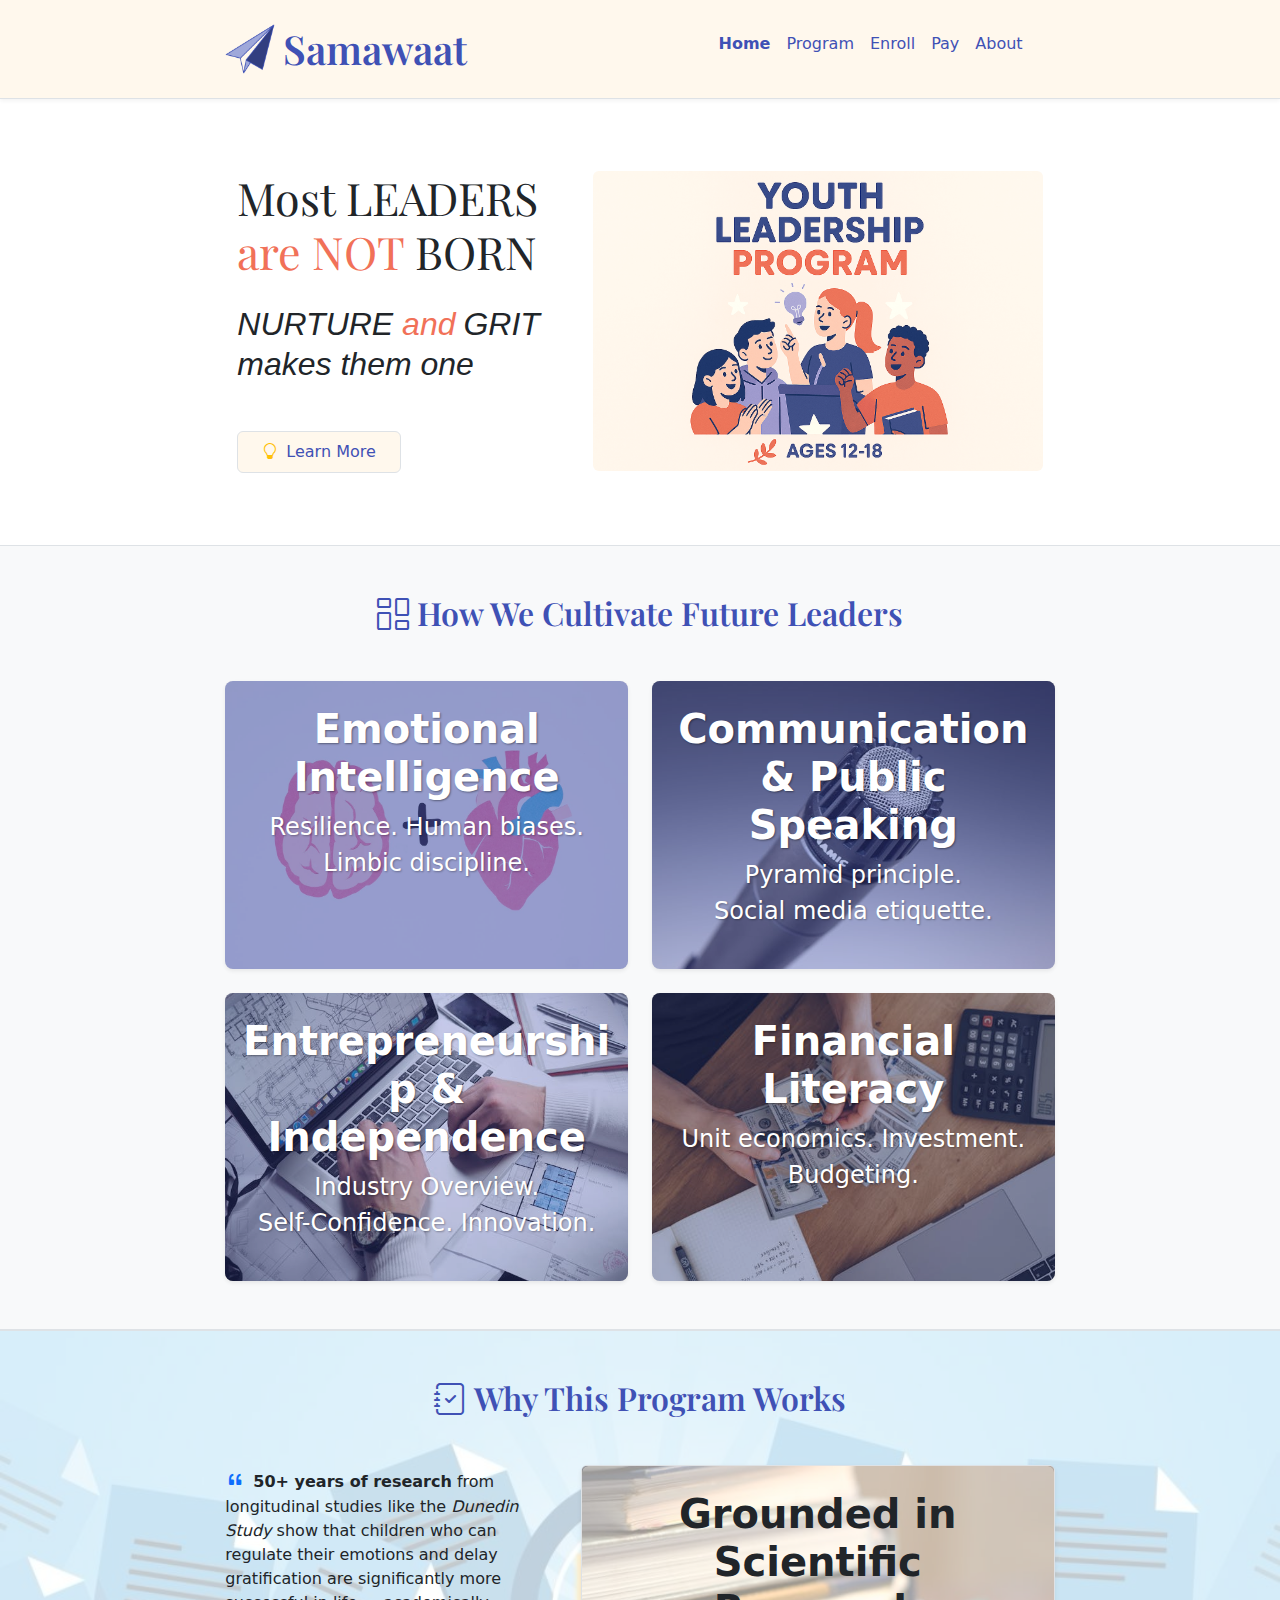
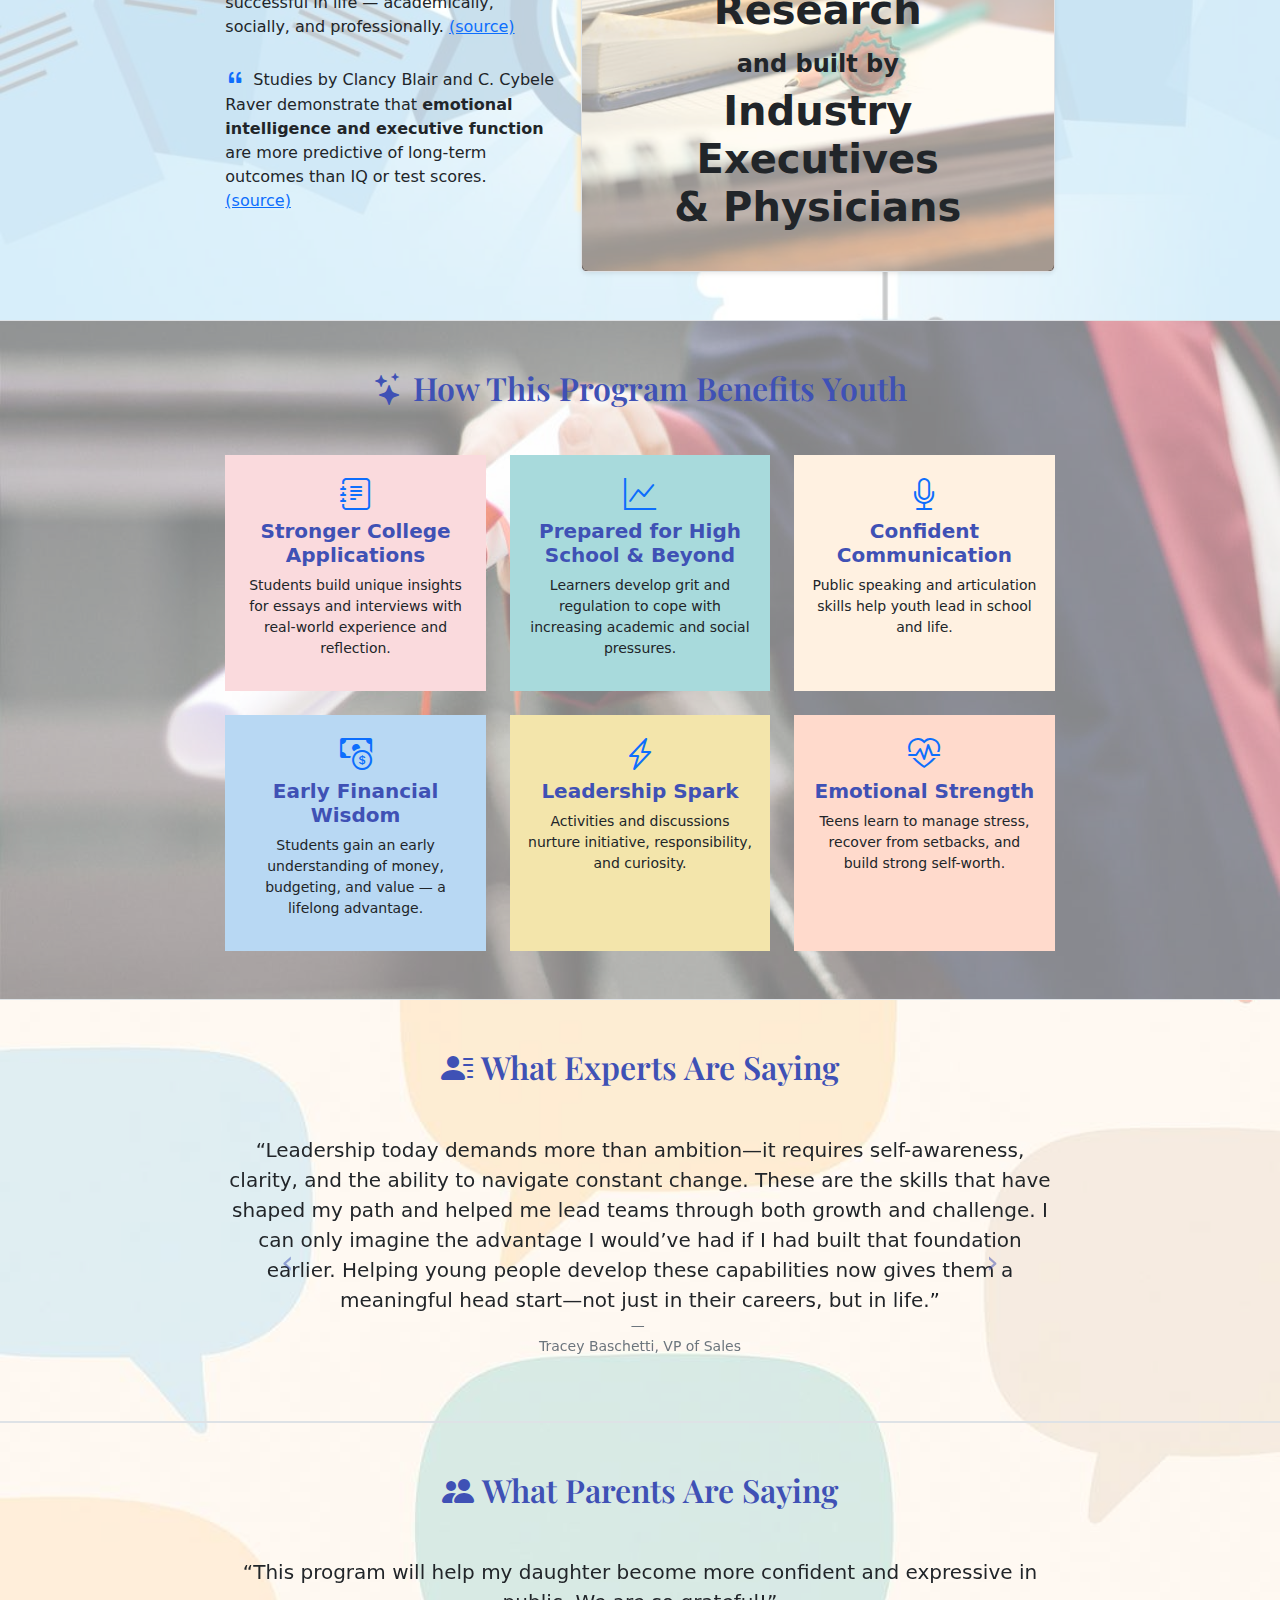
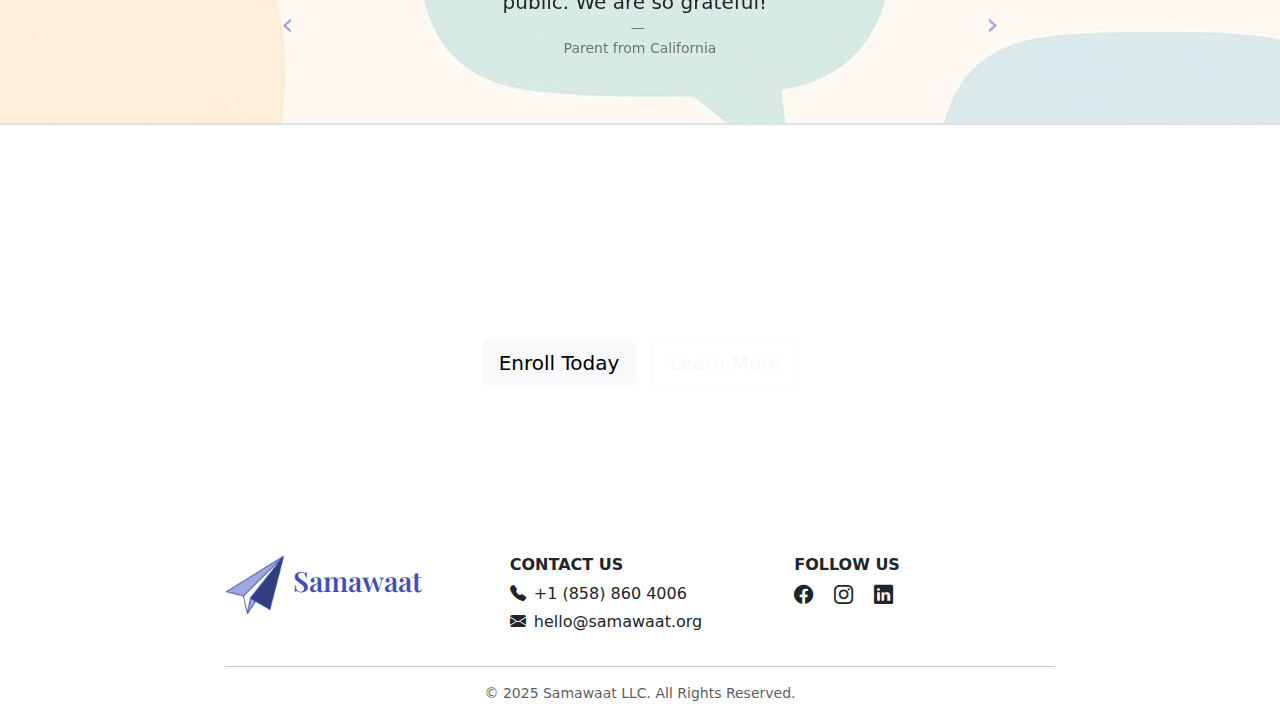
<file: index.html>
<!doctype html>
<html lang="en" data-bs-theme="light">
<head>
  <meta charset="utf-8">
  <meta name="viewport" content="width=device-width, initial-scale=1">


  <meta name="description" content="Build emotional intelligence, confidence, and communication skills through Samawaat's 9-month online youth leadership program for students aged 12 to 18.">
  <meta property="og:title" content="Samawaat - Youth Leadership Program">
  <meta property="og:description" content="Online leadership program for children ages 12–18 to grow resilience, communication, and financial skills.">
  <meta property="og:image" content="https://samawaat.com/images/HomepageBannerWide.png">
  <meta property="og:url" content="https://samawaat.com/index.html">
  <meta property="og:type" content="website">

  <link href="https://cdn.jsdelivr.net/npm/bootstrap@5.3.7/dist/css/bootstrap.min.css" rel="stylesheet">
  <link href="https://cdn.jsdelivr.net/npm/bootstrap-icons@1.10.5/font/bootstrap-icons.css" rel="stylesheet">
  <link href="https://fonts.googleapis.com/css2?family=Playfair+Display:wght@600&display=swap" rel="stylesheet">
  <link href="./css/common.css" rel="stylesheet">

  <title>Home | Samawaat Youth Leadership Development</title>

    <!-- Favicons -->
    <link rel="icon" type="image/png" sizes="32x32" href="./images/favicon-32x32.png">
    <link rel="icon" type="image/png" sizes="16x16" href="./images/favicon-16x16.png">
    <link rel="shortcut icon" href="./images/favicon.ico">
</head>
<body>
  <!-- Navbar -->
  <header class="bg-smwt-navbar border-bottom py-4">
    <div class="container col-lg-9 col-xl-8 col-xxl-7">
      <div class="row w-100">
        <div class="col-md-6 text-md-start">
          <a href="index.html" class="d-flex align-items-center mb-2 mb-md-0 text-decoration-none">
            <img src="./images/SamawaatLogoNoBackground.png" height="50" alt="Samawaat Logo" class="me-2">
            <span class="display-6 smwt-brand-title smwt-brand-color">Samawaat</span>
          </a>
        </div>
        <div class="col-md-6 text-md-end">
          <ul class="nav justify-content-md-end">
            <li class="nav-item"><a href="index.html" class="nav-link px-2 smwt-brand-color active"  aria-current="page">Home</a></li>
            <li class="nav-item"><a href="program.html" class="nav-link px-2 smwt-brand-color">Program</a></li>
            <li class="nav-item"><a href="enroll.html" class="nav-link px-2 smwt-brand-color">Enroll</a></li>
            <li class="nav-item"><a href="payment.html" class="nav-link px-2 smwt-brand-color">Pay</a></li>
            <li class="nav-item"><a href="about.html" class="nav-link px-2 smwt-brand-color">About</a></li>
          </ul>
        </div>
      </div>
    </div>
  </header>

  <!-- Hero Section -->
  <!-- <section class="hero-gradient-bg py-5 border-bottom"> -->
  <section class="hero-image-bg py-5 border-bottom">
    <div class="container col-lg-9 col-xl-8 col-xxl-7 bg-soft-indigo bg-opacity-75 p-4 rounded">
      <div class="row align-items-start g-5">
        
        <div class="col-lg-5">
            <div style="font-family: 'Playfair Display', serif; font-size: 2.8rem; line-height: 1.2; font-weight: 400;" class="mb-4">
            Most LEADERS <span style="color: #F17158;">are NOT</span> BORN<br> </p></div>
            <div style="font-family: 'Playfair Display', serif; font-size: 2rem; line-height: 1.2; font-weight: 400; font-style: italic;" class="mb-5"> 
              <span style="font-family: sans-serif;"> NURTURE </span>  
              <span style="color: #F17158; font-family: sans-serif; ">and</span> 
              <span style="font-family: sans-serif;"> GRIT makes them one </span>
            </div>


            <div class="mt-4 text-center text-md-start">
              <a href="program.html" class="btn border px-4 py-2 text-decoration-none" style="background-color: #FFF8ED; color: #3F51B5;">
                <i class="bi bi-lightbulb me-2 text-warning"></i>Learn More
              </a>
            </div>
        </div>

        <div class="col-lg-7">
          <img src="./images/HomepageBannerWide.png" class="img-fluid rounded" alt="Hero Image">
        </div>
      </div>
    </div>
  </section>

  <!-- Our Solution Section -->
  <section class="py-5 bg-light border-bottom">
    <div class="container col-lg-9 col-xl-8 col-xxl-7">
      <h2 class="text-center smwt-brand-title smwt-brand-color mb-5">
        <i class="bi bi-columns-gap me-2"></i>How We Cultivate Future Leaders

      </h2>

      <div class="row row-cols-1 row-cols-md-2 g-4">

        <div class="col">
          <div class="card h-100 shadow-sm border-0 text-white" 
              style="background-image: url('./images/mindandheart1280x853.jpg'); background-size: cover; background-position: center; position: relative; overflow: hidden; border-radius: 0.5rem;">
              
            <div class="position-absolute top-0 start-0 w-100 h-100" 
                style="background-color: rgba(63, 81, 181, 0.5); z-index: 1;"></div>

            <div class="card-body text-center position-relative px-3 py-4" style="z-index: 2;">
              <h5 class="fw-bold fs-1" style="text-shadow: 1px 1px 2px rgba(0,0,0,0.4);">
                Emotional Intelligence
              </h5>
              <p class="fs-4 fw-medium" style="text-shadow: 1px 1px 2px rgba(0,0,0,0.3);">
                Resilience. Human biases. <br>Limbic discipline.
              </p>
            </div>
          </div>
        </div>



        <div class="col">
          <div class="card h-100 shadow-sm border-0 text-white" 
              style="background-image: url('./images/microphone640x480.jpg'); background-size: cover; background-position: center; position: relative; overflow: hidden; border-radius: 0.5rem;">
              
            <div class="position-absolute top-0 start-0 w-100 h-100" 
                style="background-color: rgba(63, 81, 181, 0.4); z-index: 1;"></div>

            <div class="card-body text-center position-relative px-3 py-4" style="z-index: 2;">
              <h5 class="fw-bold fs-1" style="text-shadow: 1px 1px 2px rgba(0,0,0,0.4);">
                Communication & Public Speaking
              </h5>
              <p class="fs-4 fw-medium" style="text-shadow: 1px 1px 2px rgba(0,0,0,0.3);">
                Pyramid principle. <br>Social media etiquette.
              </p>
            </div>
          </div>
        </div>





        <div class="col">
          <div class="card h-100 shadow-sm border-0 text-white" 
              style="background-image: url('./images/engineerdesign640x480.jpg'); background-size: cover; background-position: center; position: relative; overflow: hidden; border-radius: 0.5rem;">
              
            <div class="position-absolute top-0 start-0 w-100 h-100" 
                style="background-color: rgba(63, 81, 181, 0.3); z-index: 1;"></div>

            <div class="card-body text-center position-relative px-3 py-4" style="z-index: 2;">
              <h5 class="fw-bold fs-1" style="text-shadow: 1px 1px 2px rgba(0,0,0,0.4);">
                Entrepreneurship & Independence
              </h5>
              <p class="fs-4 fw-medium" style="text-shadow: 1px 1px 2px rgba(0,0,0,0.3);">
                Industry Overview. <br>Self-Confidence. Innovation.
              </p>
            </div>
          </div>
        </div>



        <div class="col">
          <div class="card h-100 shadow-sm border-0 text-white" 
              style="background-image: url('./images/money640x427.jpg'); background-size: cover; background-position: center; position: relative; overflow: hidden; border-radius: 0.5rem;">
              
            <div class="position-absolute top-0 start-0 w-100 h-100" 
                style="background-color: rgba(63, 81, 181, 0.3); z-index: 1;"></div>

            <div class="card-body text-center position-relative px-3 py-4" style="z-index: 2;">
              <h5 class="fw-bold fs-1" style="text-shadow: 1px 1px 2px rgba(0,0,0,0.4);">
                Financial Literacy
              </h5>
              <p class="fs-4 fw-medium" style="text-shadow: 1px 1px 2px rgba(0,0,0,0.3);">
                Unit economics. Investment. Budgeting.
              </p>
            </div>
          </div>
        </div>


      </div>
    </div>
  </section>





<!-- Why It Works Section -->
<section class="py-5 border-top text-dark"
  style="background-image: url('./images/research.jpg');
         background-size: cover;
         background-position: center;
         background-repeat: no-repeat;
         position: relative;">

  <!-- Optional overlay for readability -->
  <div class="position-absolute top-0 start-0 w-100 h-100"
       style="background-color: rgba(255, 255, 255, 0.75); z-index: 1;"></div>

  <div class="container col-lg-9 col-xl-8 col-xxl-7 position-relative" style="z-index: 2;">
    <h2 class="text-center smwt-brand-title smwt-brand-color mb-5">
      <i class="bi bi-journal-check me-2"></i>Why This Program Works
    </h2>

    <div class="row g-4">
      <div class="col-md-5">
        <div class="mb-4">
          <p><i class="bi bi-quote quote-icon"></i><strong>50+ years of research</strong> 
            from longitudinal studies like the <em>Dunedin Study</em> show that children 
            who can regulate their emotions and delay gratification are significantly more 
            successful in life — academically, socially, and professionally. 
            <a href="https://dunedinstudy.otago.ac.nz/" target="_blank">(source)</a></p>
        </div>
        <div>
          <p><i class="bi bi-quote quote-icon"></i>Studies by Clancy Blair and C. Cybele Raver 
            demonstrate that <strong>emotional intelligence and executive function</strong> 
            are more predictive of long-term outcomes than IQ or test scores. 
            <a href="https://pubmed.ncbi.nlm.nih.gov/25148852/" target="_blank">(source)</a></p>
        </div>
      </div>

      <div class="col-md-7">
        <div class="border rounded p-4 shadow-sm h-100 text-dark position-relative"
          style="background-image: url('./images/whyprogramworks640x427.jpg'); background-size: cover; background-position: center;">

          <!-- Darker overlay for better contrast -->
          <div class="position-absolute top-0 start-0 w-100 h-100"
            style="background-color: rgba(255, 248, 237, 0.6); z-index: 1; border-radius: 0.375rem;"></div>

          <div class="position-relative text-center px-3" style="z-index: 2;">
            <h3 class="fw-bold mb-3 display-6">
              Grounded in <span class="text-bold">Scientific Research</span>
            </h3>
            <h4 class="fw-semibold">
              and built by
            </h4>

            <h3 class="fw-bold mb-3 display-6">
              Industry Executives<br>& Physicians
            </h3>

          </div>

        </div>
      </div>



    </div>
  </div>
</section>





<!-- How This Program Benefits Youth Section -->
<section class="py-5 border-top bg-white"
    style="background-image: url('./images/benefitstoyouth1280x848.jpg');
         background-size: cover;
         background-position: center;
         background-repeat: no-repeat;
         position: relative;">
  <div class="position-absolute top-0 start-0 w-100 h-100"
       style="background-color: rgba(255, 255, 255, 0.5); z-index: 1;"></div>

  <div class="container col-lg-9 col-xl-8 col-xxl-7 position-relative" style="z-index: 2;">
         
    <h2 class="text-center smwt-brand-title smwt-brand-color mb-5">
      <i class="bi bi-stars me-2"></i>How This Program Benefits Youth
    </h2>
    <div class="row g-4">  <!--FFE4C4 -->
      <div class="col-md-6 col-lg-4">
        <div class="card-strong-border p-3 h-100 text-center" style="background-color: #FADADD">
          <i class="bi bi-journal-text fs-2 text-primary mb-2"></i>
          <h5 class="fw-semibold smwt-brand-color">Stronger College Applications</h5>
          <p class="small">Students build unique insights for essays and interviews with real-world experience and reflection.</p>
        </div>
      </div>
      <div class="col-md-6 col-lg-4">
        <div class="card-strong-border p-3 h-100 text-center" style="background-color: #A8DADC">
          <i class="bi bi-graph-up fs-2 text-primary mb-2"></i>
          <h5 class="fw-semibold smwt-brand-color">Prepared for High School & Beyond</h5>
          <p class="small">Learners develop grit and regulation to cope with increasing academic and social pressures.</p>
        </div>
      </div>
      <div class="col-md-6 col-lg-4">
        <div class="card-strong-border p-3 h-100 text-center" style="background-color: #FFF1E1">
          <i class="bi bi-mic fs-2 text-primary mb-2"></i>
          <h5 class="fw-semibold smwt-brand-color">Confident Communication</h5>
          <p class="small">Public speaking and articulation skills help youth lead in school and life.</p>
        </div>
      </div>
      <div class="col-md-6 col-lg-4">
        <div class="card-strong-border p-3 h-100 text-center" style="background-color: #B8D8F3">
          <i class="bi bi-cash-coin fs-2 text-primary mb-2"></i>
          <h5 class="fw-semibold smwt-brand-color">Early Financial Wisdom</h5>
          <p class="small">Students gain an early understanding of money, budgeting, and value — a lifelong advantage.</p>
        </div>
      </div>
      <div class="col-md-6 col-lg-4">
        <div class="card-strong-border p-3 h-100 text-center" style="background-color: #F3E5AB">
          <i class="bi bi-lightning-charge fs-2 text-primary mb-2"></i>
          <h5 class="fw-semibold smwt-brand-color">Leadership Spark</h5>
          <p class="small">Activities and discussions nurture initiative, responsibility, and curiosity.</p>
        </div>
      </div>
      <div class="col-md-6 col-lg-4">
        <div class="card-strong-border p-3 h-100 text-center" style="background-color: #FFDACC">
          <i class="bi bi-heart-pulse fs-2 text-primary mb-2"></i>
          <h5 class="fw-semibold smwt-brand-color">Emotional Strength</h5>
          <p class="small">Teens learn to manage stress, recover from setbacks, and build strong self-worth.</p>
        </div>
      </div>
    </div>
  </div>
</section>



<!-- What Experts Say Carousel Section -->
<div class="bg-light" style="background-image: url('./images/calloutsmall.jpg');
         background-size: cover;
         background-position: center;
         background-repeat: no-repeat;
         position: relative;">
  <div class="position-absolute top-0 start-0 w-100 h-100"
    style="background-color: rgba(255, 255, 255, 0.5); z-index: 1;"></div>

  <section class="py-5 border-top position-relative" style="z-index: 2;">
    <div class="container col-lg-9 col-xl-8 col-xxl-7">
      <h2 class="text-center smwt-brand-title smwt-brand-color mb-5">
        <i class="bi bi-person-lines-fill me-2"></i>What Experts Are Saying
      </h2>
      <div id="expertCarousel" class="carousel slide" data-bs-ride="carousel" data-bs-interval="6000">
        <div class="carousel-inner text-center">

          <div class="carousel-item active">
            <blockquote class="blockquote">
              <p class="mb-1">“Leadership today demands more than ambition—it requires self-awareness, 
                clarity, and the ability to navigate constant change. These are the skills that have shaped 
                my path and helped me lead teams through both growth and challenge. I can only imagine the 
                advantage I would’ve had if I had built that foundation earlier. Helping young people develop 
                these capabilities now gives them a meaningful head start—not just in their careers, 
                but in life.”</p>
            </blockquote>
            <figcaption class="blockquote-footer"><br>Tracey Baschetti, VP of Sales</figcaption>
          </div>


<!-- 
          <div class="carousel-item">
            <blockquote class="blockquote">
              <p class="mb-1">“In my experience leading high-performing teams, self-awareness and clarity in
                communication distinguish good employees from future leaders. This program develops those traits early.”
              </p>
            </blockquote>
            <figcaption class="blockquote-footer">Samir Patel, Chief Revenue Officer</figcaption>
          </div>

          <div class="carousel-item">
            <blockquote class="blockquote">
              <p class="mb-1">“We’re seeing that emotional intelligence is a better predictor of workplace success than
                IQ. Programs that nurture these skills in youth give them a lifelong advantage.”</p>
            </blockquote>
            <figcaption class="blockquote-footer">Linda Martinez, Organizational Psychologist</figcaption>
          </div>
 -->

          
          <div class="carousel-item">
            <blockquote class="blockquote">
              <p class="mb-1">“Emotional resilience, communications, entrepreneurship, and financial literacy 
                are interlinked for the mindset growth and are needed to stay grounded, connected and motivated, 
                thus lowering the risk of depression and always being courageous with the words - 
                <strong>I CAN</strong> and <strong>I WILL</strong>. I believe such a program will enlighten
                the future of the student.”</p>
            </blockquote>
            <figcaption class="blockquote-footer"><br>Farida Talib, PhD, Retired Vice-Principal & Professor, INDIA</figcaption>
          </div>

          <!--<div class="carousel-item">
            <blockquote class="blockquote">
              <p class="mb-1">“Leadership is often misunderstood as charisma. True leadership starts with understanding
                yourself and others. This program sets the right foundation.”</p>
            </blockquote>
            <figcaption class="blockquote-footer">Fatima Noor, Clinical Child Psychologist</figcaption>
          </div>

          <div class="carousel-item">
            <blockquote class="blockquote">
              <p class="mb-1">“I would hire a candidate from this program in a heartbeat. It develops the soft skills
                that today’s business environment desperately needs.”</p>
            </blockquote>
            <figcaption class="blockquote-footer">Rachel Morgan, Chief Marketing Officer</figcaption>
          </div> -->

        </div>
        <button class="carousel-control-prev" type="button" data-bs-target="#expertCarousel" data-bs-slide="prev">
          <span class="carousel-control-prev-icon" aria-hidden="true"></span>
          <span class="visually-hidden">Previous</span>
        </button>
        <button class="carousel-control-next" type="button" data-bs-target="#expertCarousel" data-bs-slide="next">
          <span class="carousel-control-next-icon" aria-hidden="true"></span>
          <span class="visually-hidden">Next</span>
        </button>
      </div>
    </div>
  </section>

  <!-- What Parents Say Carousel Section -->
  <section class="py-5 border-top border-bottom border-2 position-relative" style="z-index: 2;">
    <div class="container col-lg-9 col-xl-8 col-xxl-7">
      <h2 class="text-center smwt-brand-title smwt-brand-color mb-5">
        <i class="bi bi-people-fill me-2"></i>What Parents Are Saying
      </h2>
      <div id="parentCarousel" class="carousel slide" data-bs-ride="carousel" data-bs-interval="6000">
        <div class="carousel-inner text-center">

          <div class="carousel-item active">
            <blockquote class="blockquote">
              <p class="mb-1">“This program will help my daughter become more confident and expressive in public. 
                We are so grateful!”</p>
            </blockquote>
            <figcaption class="blockquote-footer"><br>Parent from California</figcaption>
          </div>

          <div class="carousel-item">
            <blockquote class="blockquote">
              <p class="mb-1">“The entrepreneurship sessions will channel my son's energy and thought process.”</p>
            </blockquote>
            <figcaption class="blockquote-footer"><br>Parent from Texas</figcaption>
          </div>

          <!-- <div class="carousel-item">
            <blockquote class="blockquote">
              <p class="mb-1">“I saw a big improvement in my child’s ability to make decisions and bounce back from
                failure.”</p>
            </blockquote>
            <figcaption class="blockquote-footer"><br>Parent from North Carolina</figcaption>
          </div> -->

        </div>
        <button class="carousel-control-prev" type="button" data-bs-target="#parentCarousel" data-bs-slide="prev">
          <span class="carousel-control-prev-icon" aria-hidden="true"></span>
          <span class="visually-hidden">Previous</span>
        </button>
        <button class="carousel-control-next" type="button" data-bs-target="#parentCarousel" data-bs-slide="next">
          <span class="carousel-control-next-icon" aria-hidden="true"></span>
          <span class="visually-hidden">Next</span>
        </button>
      </div>
    </div>
  </section>
</div>






  <!-- Student Testimonials Carousel -->
  <!-- Commenting this until we begin to get student testimonials. 
       Uncomment when you have real student testimonials -->

<!--        
  <section class="bg-light py-5 border-top">
    <div class="container col-lg-9 col-xl-8 col-xxl-7">
      <h2 class="text-center smwt-brand-title smwt-brand-color mb-4">
        <i class="bi bi-chat-left-quote-fill me-2"></i>What Students Are Saying
      </h2>
      <div id="studentCarousel" class="carousel slide" data-bs-ride="carousel">
        <div class="carousel-inner text-center">

          <div class="carousel-item active">
            <img src="https://images.pexels.com/photos/4143797/pexels-photo-4143797.jpeg" class="rounded-circle mb-3" alt="Student 1" width="100" height="100">
            <blockquote class="blockquote">
              <p class="mb-1">"This program helped me become more confident and organized. I even ran for student council!"</p>
            </blockquote>
            <figcaption class="blockquote-footer">Ava, 14 <cite title="City">Austin, TX</cite></figcaption>
          </div>

          <div class="carousel-item">
            <img src="https://images.pexels.com/photos/4145193/pexels-photo-4145193.jpeg" class="rounded-circle mb-3" alt="Student 2" width="100" height="100">
            <blockquote class="blockquote">
              <p class="mb-1">"I loved the discussions about real-world decisions. It made me think in a new way."</p>
            </blockquote>
            <figcaption class="blockquote-footer">Jaden, 13 <cite title="City">San Jose, CA</cite></figcaption>
          </div>

          <div class="carousel-item">
            <img src="https://images.pexels.com/photos/931177/pexels-photo-931177.jpeg" class="rounded-circle mb-3" alt="Student 3" width="100" height="100">
            <blockquote class="blockquote">
              <p class="mb-1">"My favorite part was learning how to speak up and present ideas clearly. I use it at school now!"</p>
            </blockquote>
            <figcaption class="blockquote-footer">Sofia, 15 <cite title="City">Seattle, WA</cite></figcaption>
          </div>

        </div>
        <button class="carousel-control-prev" type="button" data-bs-target="#studentCarousel" data-bs-slide="prev">
          <span class="carousel-control-prev-icon" aria-hidden="true"></span>
          <span class="visually-hidden">Previous</span>
        </button>
        <button class="carousel-control-next" type="button" data-bs-target="#studentCarousel" data-bs-slide="next">
          <span class="carousel-control-next-icon" aria-hidden="true"></span>
          <span class="visually-hidden">Next</span>
        </button>
      </div>
    </div>
  </section>
 -->



  <!-- Call to Action Section -->
  <section class="py-5 text-center">
    <div class="container col-lg-9 col-xl-8 col-xxl-7">
      <div class="bg-smwt-primary text-white rounded py-5 px-4">
        <h3 class="fw-bold">Ready to Help Your Child Grow?</h3>
        <p class="lead">Join a community that values confidence, communication, and critical thinking.</p>
        <div class="d-flex justify-content-center gap-3">
          <a href="./enroll.html" class="btn btn-light btn-lg">Enroll Today</a>
          <a href="./program.html" class="btn btn-outline-light btn-lg">Learn More</a>
        </div>
      </div>
    </div>
  </section>



  <!-- Footer -->
  <footer class="bg-smwt-card-apricot mt-5 pt-4">
    <div class="container col-lg-9 col-xl-8 col-xxl-7">
      <div class="row">
        <div class="col-md-4 mb-3">
          <a href="./index.html" class="d-flex align-items-center text-decoration-none">
            <img src="./images/SamawaatLogoNoBackground.png" alt="Samawaat Logo" height="60" class="me-2">
            <h3 class="smwt-brand-title smwt-brand-color-title">Samawaat</h3>
          </a>
        </div>
        <div class="col-md-4 mb-3">
          <h6 class="text-uppercase fw-bold">Contact Us</h6>
          <p class="mb-1"><i class="bi bi-telephone-fill me-2"></i>+1 (858) 860 4006</p>
          <p class="mb-0"><i class="bi bi-envelope-fill me-2"></i>hello@samawaat.org</p>
        </div>
        <div class="col-md-4 mb-3">
          <h6 class="text-uppercase fw-bold">Follow Us</h6>
          <a href="https://facebook.com" target="_blank" class="text-dark me-3"><i class="bi bi-facebook" style="font-size: 1.2rem;"></i></a>
          <a href="https://instagram.com" target="_blank" class="text-dark me-3"><i class="bi bi-instagram" style="font-size: 1.2rem;"></i></a>
          <a href="https://linkedin.com" target="_blank" class="text-dark"><i class="bi bi-linkedin" style="font-size: 1.2rem;"></i></a>
        </div>
      </div>
      <hr class="my-3">
      <div class="text-center pb-3 small text-muted">© 2025 Samawaat LLC. All Rights Reserved.</div>
    </div>
  </footer>

  <script src="https://cdn.jsdelivr.net/npm/bootstrap@5.3.7/dist/js/bootstrap.bundle.min.js"></script>
</body>
</html>
</file>
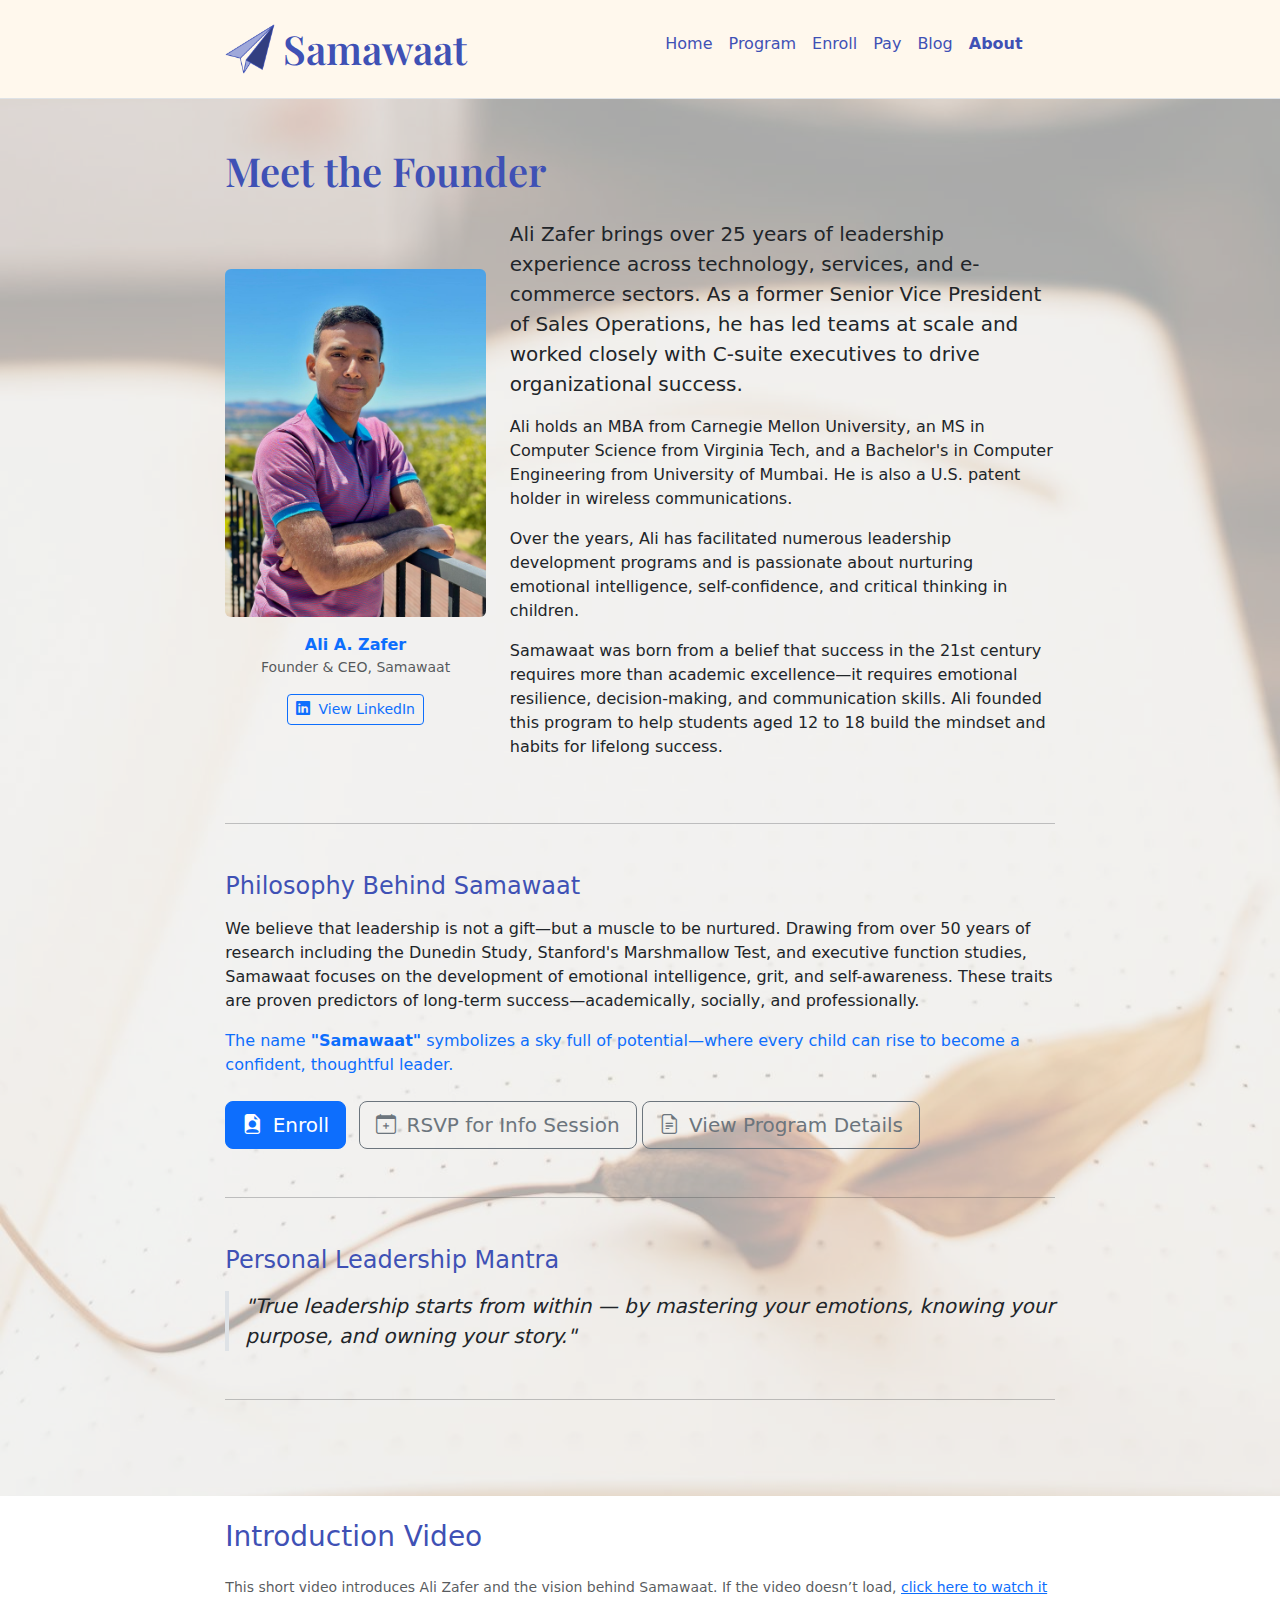
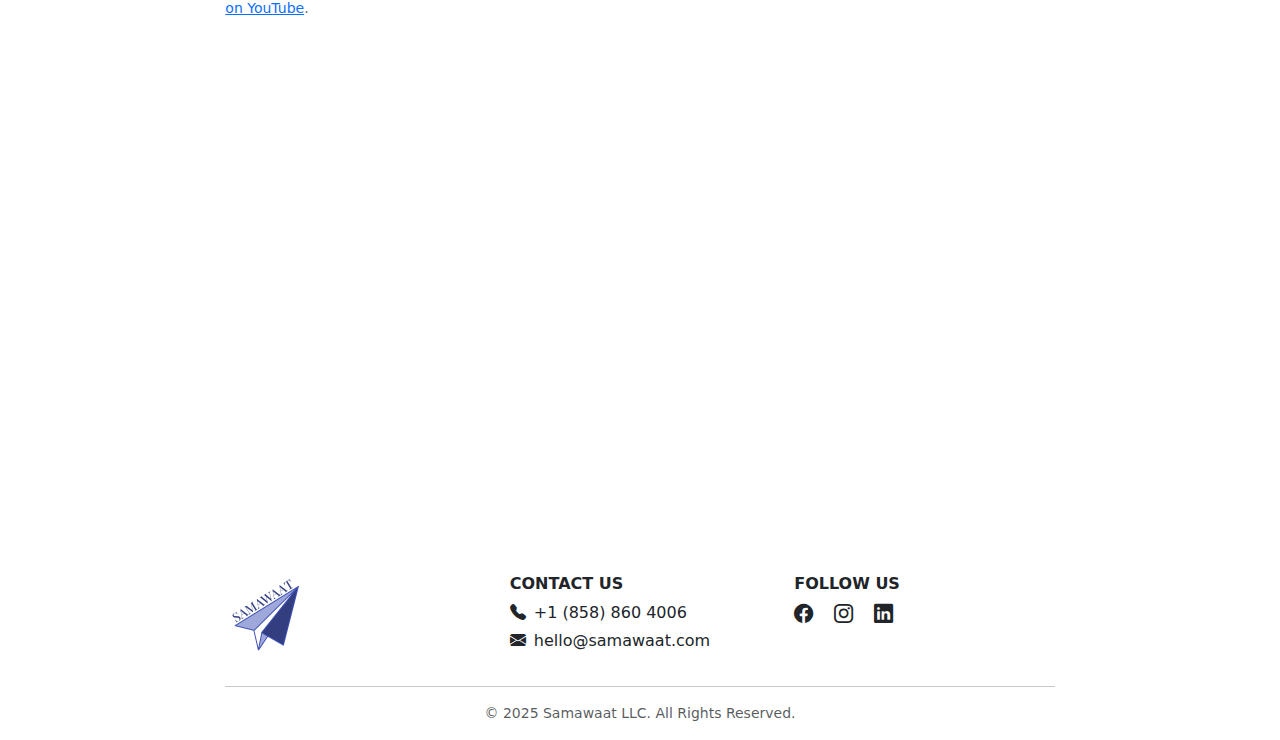
<file: about.html>
<!doctype html>
<html lang="en" data-bs-theme="light">
<head>

  <!-- Google tag (gtag.js) for Analytics + Google Ads -->
  <script async src="https://www.googletagmanager.com/gtag/js?id=G-XEZ0CBMHD0"></script>
  <script async src="https://www.googletagmanager.com/gtag/js?id=AW-17574709993"></script>
  <script>
    window.dataLayer = window.dataLayer || [];
    function gtag(){dataLayer.push(arguments);}
    gtag('js', new Date());

    // Google Analytics
    gtag('config', 'G-XEZ0CBMHD0');

    // Google Ads
    gtag('config', 'AW-17574709993');
  </script>


  <!-- Google Ads Event snippet for RSVP for Information Session conversion
      when someone clicks on the chosen link or button for Info Session, 
      gtag_report_info_session_conversion() should be called . -->
  <script>
    function gtag_report_info_session_conversion(url) {
      var callback = function () {
        if (typeof(url) !== 'undefined') {
          window.location = url;
        }
      };
      gtag('event', 'conversion', {
          'send_to': 'AW-17574709993/amIRCMKq4p4bEOmVo7xB',
          'value': 1.0,
          'currency': 'USD',
          'event_callback': callback
      });
      return false;
    }
  </script>


  <meta charset="utf-8">
  <meta name="viewport" content="width=device-width, initial-scale=1">


  <meta name="description" content="Meet Ali Zafer, founder of Samawaat. Learn about the mission, experience, and philosophy behind the youth leadership program for ages 12 to 18.">
  <meta property="og:title" content="About the Founder | Samawaat">
  <meta property="og:description" content="Discover the story and vision behind Samawaat, a youth leadership program built on emotional intelligence, communication, and resilience.">
  <meta property="og:image" content="https://samawaat.com/images/SamawaatLogoLightsandF8F5F2.png">
  <meta property="og:url" content="https://samawaat.com/about.html">
  <meta property="og:type" content="website">

  <link href="https://cdn.jsdelivr.net/npm/bootstrap@5.3.7/dist/css/bootstrap.min.css" rel="stylesheet">
  <link href="https://cdn.jsdelivr.net/npm/bootstrap-icons@1.10.5/font/bootstrap-icons.css" rel="stylesheet">
  <link href="https://fonts.googleapis.com/css2?family=Playfair+Display:wght@600&display=swap" rel="stylesheet">
  <link href="./css/common.css" rel="stylesheet">

  <title>About | Samawaat Youth Leadership Program</title>
  
    <!-- Favicons -->
    <link rel="icon" type="image/png" sizes="32x32" href="./images/favicon-32x32.png">
    <link rel="icon" type="image/png" sizes="16x16" href="./images/favicon-16x16.png">
    <link rel="shortcut icon" href="./images/favicon.ico">



  <!-- Page-specific styles can be added here if needed -->
</head>
<body>
  <!-- Navbar -->
  <header class="bg-smwt-navbar border-bottom py-4">
    <div class="container col-lg-9 col-xl-8 col-xxl-7">
      <div class="row w-100">
        <div class="col-md-6 text-md-start">
          <a href="index.html" class="d-flex align-items-center mb-2 mb-md-0 text-decoration-none">
            <img src="./images/SamawaatLogoNoBackground.png" height="50" alt="Samawaat Logo" class="me-2">
            <span class="display-6 smwt-brand-title smwt-brand-color">Samawaat</span>
          </a>
        </div>
        <div class="col-md-6 text-md-end">
          <ul class="nav justify-content-md-end">
            <li class="nav-item"><a href="index.html" class="nav-link px-2 smwt-brand-color">Home</a></li>
            <li class="nav-item"><a href="program.html" class="nav-link px-2 smwt-brand-color">Program</a></li>
            <li class="nav-item"><a href="enroll.html" class="nav-link px-2 smwt-brand-color">Enroll</a></li>
            <li class="nav-item"><a href="payment.html" class="nav-link px-2 smwt-brand-color">Pay</a></li>
            <li class="nav-item"><a href="blog.html" class="nav-link px-2 smwt-brand-color">Blog</a></li>
            <li class="nav-item"><a href="about.html" class="nav-link px-2 smwt-brand-color active" aria-current="page">About</a></li>
          </ul>
        </div>
      </div>
    </div>
  </header>

  <!-- Main Content -->
  <main>

<div class="py-5" style="background-image: url('./images/aboutbackground.jpg');
           background-size: cover;
           background-position: center;
           background-repeat: no-repeat;
           position: relative;">

   <div class="position-absolute top-0 start-0 w-100 h-100"
       style="background-color: rgba(255, 255, 255, 0.65); z-index: 1;"></div>

    <div class="container col-lg-9 col-xl-8 col-xxl-7 position-relative" style="z-index: 2;">
      <h1 class="smwt-brand-title smwt-brand-color mb-4">Meet the Founder</h1>

      <div class="row g-4 align-items-center">
        <div class="col-md-4 text-center">
          <img src="./images/Ali headshot at Home cropped.jpeg" class="img-fluid rounded mb-3" alt="Ali Zafer">
          <p class="fw-semibold mb-0 text-primary">Ali A. Zafer</p>
          <p class="small text-muted">Founder & CEO, Samawaat</p>
          <a href="https://www.linkedin.com/in/ali-zafer/" target="_blank" class="btn btn-outline-primary btn-sm">
            <i class="bi bi-linkedin me-1"></i> View LinkedIn
          </a>
        </div>
        <div class="col-md-8">
          <p class="lead">Ali Zafer brings over 25 years of leadership experience across technology, services, and e-commerce sectors. As a former Senior Vice President of Sales Operations, he has led teams at scale and worked closely with C-suite executives to drive organizational success.</p>
          <p>Ali holds an MBA from Carnegie Mellon University, an MS in Computer Science from Virginia Tech, and a Bachelor's in Computer Engineering from University of Mumbai. He is also a U.S. patent holder in wireless communications.</p>
          <p>Over the years, Ali has facilitated numerous leadership development programs and is passionate about nurturing emotional intelligence, self-confidence, and critical thinking in children.</p>
          <p>Samawaat was born from a belief that success in the 21st century requires more than academic excellence—it requires emotional resilience, decision-making, and communication skills. Ali founded this program to help students aged 12 to 18 build the mindset and habits for lifelong success.</p>
        </div>
      </div>

      <hr class="my-5">

      <h2 class="h4 smwt-brand-color mb-3">Philosophy Behind Samawaat</h2>
      <p>We believe that leadership is not a gift—but a muscle to be nurtured. Drawing from over 50 years of research including the Dunedin Study, Stanford's Marshmallow Test, and executive function studies, Samawaat focuses on the development of emotional intelligence, grit, and self-awareness. These traits are proven predictors of long-term success—academically, socially, and professionally.</p>
      
      <p class="mb-4 text-primary">The name <strong>"Samawaat"</strong> symbolizes a sky full of potential—where 
        every child can rise to become a confident, thoughtful leader.</p>

      <div class="mb-5">
        <a href="./enroll.html" class="btn btn-primary btn-lg me-2 bg-smwt-primary">
          <i class="bi bi-file-earmark-person-fill me-1"></i> Enroll
        </a>

        <a href="https://docs.google.com/forms/d/e/1FAIpQLSdCrenfrpdLhab0RYXCtBPV0wODhpf4DVo2rAGILRdFsyoFEw/viewform"
          onclick="return gtag_report_info_session_conversion(this.href);" 
          class="btn btn-outline-secondary btn-lg">
          <i class="bi bi-calendar-plus me-1"></i> RSVP for Info Session
        </a>  

        <a href="./program.html" 
        class="btn btn-outline-secondary btn-lg">
          <i class="bi bi-file-earmark-text me-1"></i> View Program Details
        </a>
      

      </div>

      <hr class="my-5">

      <h2 class="h4 smwt-brand-color mb-3">Personal Leadership Mantra</h2>
      <blockquote class="blockquote border-start border-4 ps-3 fst-italic">
        <p>"True leadership starts from within — by mastering your emotions, knowing your purpose, 
           and owning your story."</p>
      </blockquote>

      <hr class="my-5">


<!-- Card for suggesting a video script.
 Ali's Youtube Video Channel Link: https://www.youtube.com/channel/UCk34gMx6VZ_E5NQfvbRu1RQ

      <div class="card bg-light mt-5">
        <div class="card-body">
          <h5 class="card-title text-primary"><i class="bi bi-camera-video me-2"></i>Suggested Video Script</h5>
          <p><strong>Opening:</strong> "Hi, I'm Ali Zafer, founder of Samawaat. Thank you for taking the time to learn about our mission."</p>
          <p><strong>Voice-over Option:</strong> "After 25 years of leading teams and mentoring professionals, I realized the need to instill resilience, emotional awareness, and decision-making in youth early on. That's how Samawaat was born."</p>
          <p><strong>Closing:</strong> "Leadership isn't inherited—it's nurtured. Join us at Samawaat to help your child grow into the thoughtful leader of tomorrow."</p>
        </div>
      </div>
 -->

    </div> 
</div> <!-- close main container -->

    <!-- Separate container for video but aligned -->
    <div class="container col-lg-9 col-xl-8 col-xxl-7 position-relative" style="z-index: 2;">
      <h2 class="h3 smwt-brand-color my-4">Introduction Video</h2>
      <p class="text-muted small">This short video introduces Ali Zafer and the vision behind Samawaat.
        If the video doesn’t load, <a href="https://www.youtube.com/watch?v=xQ5nVDoedpI" target="_blank" class="text-decoration-underline text-primary">click here to watch it on YouTube</a>.
      </p>
      <div class="ratio ratio-16x9 mb-5">
        <iframe src="https://www.youtube.com/embed/xQ5nVDoedpI" title="Introduction to Samawaat" allowfullscreen></iframe>
      </div>
    </div>



  </main>




  <footer class="bg-smwt-card-apricot pt-4">
    <div class="container col-lg-9 col-xl-8 col-xxl-7">
      <div class="row">
        <div class="col-md-4 mb-3">
          <a href="./index.html" class="d-flex align-items-center text-decoration-none">
            <img src="./images/SamawaatLogo240x240withName.png" alt="Samawaat Logo" height="80" class="me-2">
            <!-- <h3 class="smwt-brand-title smwt-brand-color-title">Samawaat</h3> -->
          </a>
        </div>
        <div class="col-md-4 mb-3">
          <h6 class="text-uppercase fw-bold">Contact Us</h6>
          <p class="mb-1"><i class="bi bi-telephone-fill me-2"></i>+1 (858) 860 4006</p>
          <p class="mb-0"><i class="bi bi-envelope-fill me-2"></i>hello@samawaat.com</p>
        </div>
        <div class="col-md-4 mb-3">
          <h6 class="text-uppercase fw-bold">Follow Us</h6>
          <a href="https://www.facebook.com/people/Samawaat-Youth-Leadership-Program/61578883223278/" target="_blank" class="text-dark me-3"><i class="bi bi-facebook" style="font-size: 1.2rem;"></i></a>
          <a href="https://www.instagram.com/join.samawaat" target="_blank" class="text-dark me-3"><i class="bi bi-instagram" style="font-size: 1.2rem;"></i></a>
          <a href="https://www.linkedin.com/company/samawaat/?viewAsMember=true" target="_blank" class="text-dark"><i class="bi bi-linkedin" style="font-size: 1.2rem;"></i></a>
        </div>
      </div>
      <hr class="my-3">
      <div class="text-center pb-3 small text-muted">© 2025 Samawaat LLC. All Rights Reserved.</div>
    </div>
  </footer>



  <script src="https://cdn.jsdelivr.net/npm/bootstrap@5.3.7/dist/js/bootstrap.bundle.min.js"></script>
</body>
</html>
</file>
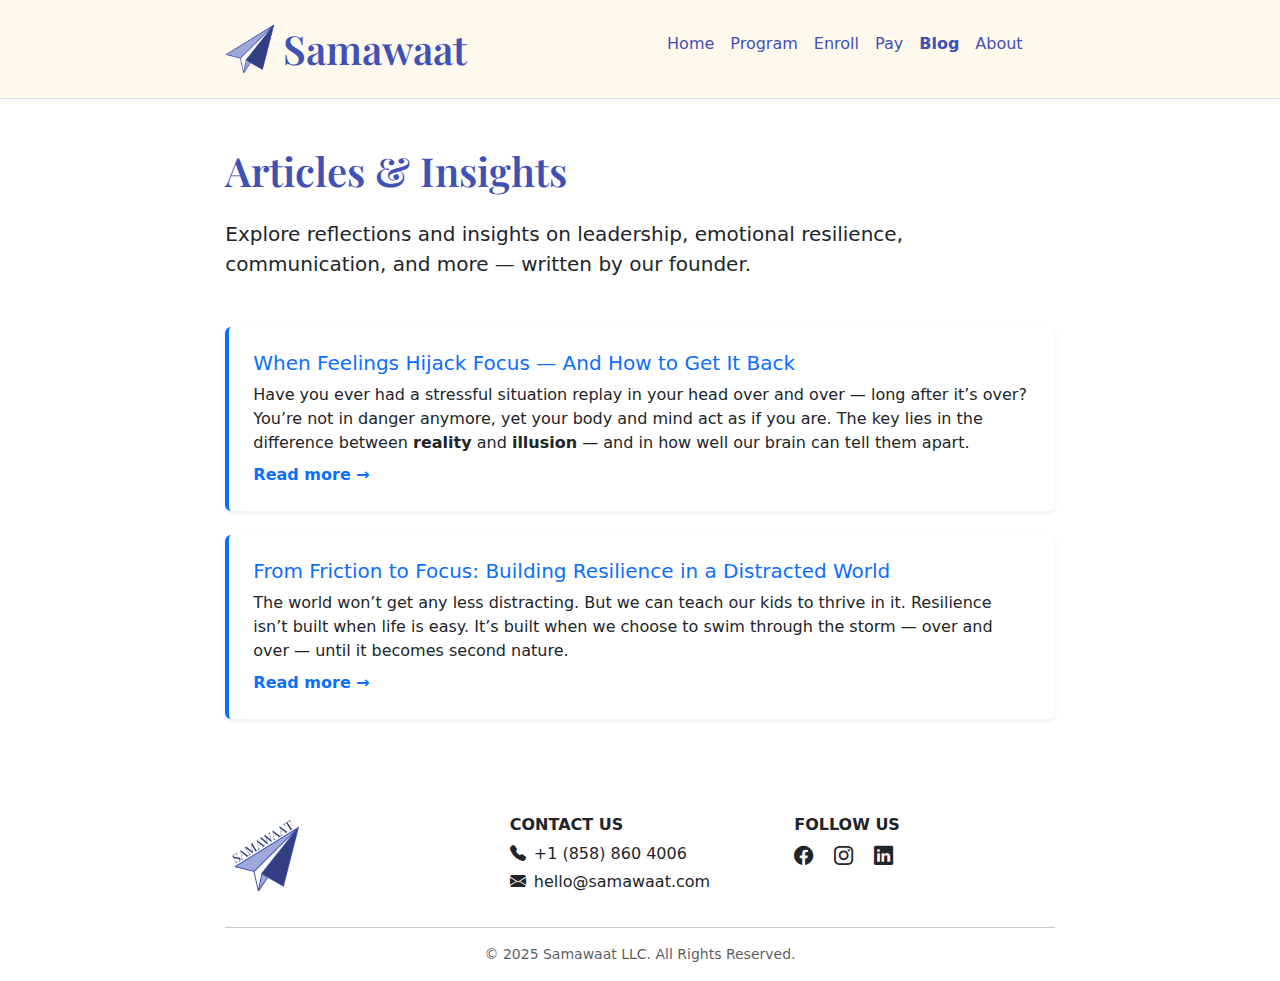
<file: blog.html>
<!doctype html>
<html lang="en" data-bs-theme="light">
<head>
  <meta charset="utf-8">
  <meta name="viewport" content="width=device-width, initial-scale=1">
  <title>Articles | Samawaat Youth Leadership Program</title>

  <!-- Bootstrap Icons -->
  <link href="https://cdn.jsdelivr.net/npm/bootstrap-icons@1.10.5/font/bootstrap-icons.css" rel="stylesheet">
  <link href="https://cdn.jsdelivr.net/npm/bootstrap@5.3.7/dist/css/bootstrap.min.css" rel="stylesheet">
  <link href="https://fonts.googleapis.com/css2?family=Playfair+Display:ital,wght@0,400..900;1,400..900&display=swap" rel="stylesheet">
  <link href="./css/common.css" rel="stylesheet">

  <!-- Favicons -->
  <link rel="icon" type="image/png" sizes="32x32" href="./images/favicon-32x32.png">
  <link rel="icon" type="image/png" sizes="16x16" href="./images/favicon-16x16.png">
  <link rel="shortcut icon" href="./images/favicon.ico">

  <!-- Page-specific styles can be added here if needed -->
</head>
<body class="d-flex flex-column min-vh-100">
  <!-- Navbar -->
  <header class="bg-smwt-navbar border-bottom py-4">
    <div class="container col-lg-9 col-xl-8 col-xxl-7">
      <div class="row w-100">
        <div class="col-md-6 text-md-start">
          <a href="./index.html" class="d-flex align-items-center mb-2 mb-md-0 text-decoration-none">
            <img src="./images/SamawaatLogoNoBackground.png" height="50" alt="Samawaat Logo" class="me-2">
            <span class="display-6 smwt-brand-title smwt-brand-color">Samawaat</span>
          </a>
        </div>
        <div class="col-md-6 text-md-end">
          <ul class="nav justify-content-md-end">
            <li class="nav-item"><a href="./index.html" class="nav-link px-2 smwt-brand-color-title">Home</a></li>
            <li class="nav-item"><a href="./program.html" class="nav-link px-2 smwt-brand-color-title">Program</a></li>
            <li class="nav-item"><a href="./enroll.html" class="nav-link px-2 smwt-brand-color-title">Enroll</a></li>
            <li class="nav-item"><a href="./payment.html" class="nav-link px-2 smwt-brand-color-title">Pay</a></li>
            <li class="nav-item"><a href="./blog.html" class="nav-link px-2 smwt-brand-color-title active" aria-current="page">Blog</a></li>
            <li class="nav-item"><a href="./about.html" class="nav-link px-2 smwt-brand-color-title">About</a></li>
          </ul>
        </div>
      </div>
    </div>
  </header>

  <!-- Page Content -->
  <main class="flex-grow-1">
    <!-- <h1 class="smwt-brand-bold-title smwt-brand-color-title mb-4">Put your heading here</h1>
    <p class="lead">[Insert page-specific content here.]</p> -->

    <div class="container col-lg-9 col-xl-8 col-xxl-7 py-5">
      <h1 class="smwt-brand-title smwt-brand-color mb-4">Articles & Insights</h1>
      <p class="lead mb-5">Explore reflections and insights on leadership, emotional resilience, communication, and more — written by our founder.</p>

      <!-- Article Card -->
      <div class="mb-4 p-4 bg-white shadow-sm rounded border-start border-4 border-primary">
        <h3 class="h5 text-primary mb-2">When Feelings Hijack Focus — And How to Get It Back</h3>
        <p class="mb-2">Have you ever had a stressful situation replay in your head over and over — 
          long after it’s over? You’re not in danger anymore, yet your body and mind act as if you are. 
          The key lies in the difference between <strong>reality</strong> and <strong>illusion</strong> — 
          and in how well our brain can tell them apart.</p>

<!--      The target="_blank" causes this link to open in a new window. Eliminating this will open in the same window
          <a href="./articles/0002_feelings_and_focus.html" target="_blank" class="text-decoration-none fw-semibold text-primary">Read more →</a>
 -->

        <a href="./articles/0002_feelings_and_focus.html" class="text-decoration-none fw-semibold text-primary">Read more →</a>
      </div>




      <!-- Another Article -->

      <div class="mb-4 p-4 bg-white shadow-sm rounded border-start border-4 border-primary">
        <h3 class="h5 text-primary mb-2">From Friction to Focus: Building Resilience in a Distracted World</h3>
        <p class="mb-2">The world won’t get any less distracting. But we can teach our kids to thrive in it.
          Resilience isn’t built when life is easy. It’s built when we choose 
          to swim through the storm — over and over — until it becomes second nature.</p>



<!--      The target="_blank" causes this link to open in a new window. Eliminating this will open in the same window
          <a href="./articles/0002_feelings_and_focus.html" target="_blank" class="text-decoration-none fw-semibold text-primary">Read more →</a>
 -->

        <a href="./articles/0001_mentalresilience.html" class="text-decoration-none fw-semibold text-primary">Read more →</a>
      </div>




      <!-- Add more article blocks here -->

    </div>

  </main>


    <!-- Footer -->
  <footer class="bg-smwt-card-apricot mt-auto pt-4">
    <div class="container col-lg-9 col-xl-8 col-xxl-7">
      <div class="row">
        <div class="col-md-4 mb-3">
          <a href="./index.html" class="d-flex align-items-center text-decoration-none">
            <img src="./images/SamawaatLogo240x240withName.png" alt="Samawaat Logo" height="80" class="me-2">
            <!-- <h3 class="smwt-brand-title smwt-brand-color-title">Samawaat</h3> -->
          </a>
        </div>
        <div class="col-md-4 mb-3">
          <h6 class="text-uppercase fw-bold">Contact Us</h6>
          <p class="mb-1"><i class="bi bi-telephone-fill me-2"></i>+1 (858) 860 4006</p>
          <p class="mb-0"><i class="bi bi-envelope-fill me-2"></i>hello@samawaat.com</p>
        </div>
        <div class="col-md-4 mb-3">
          <h6 class="text-uppercase fw-bold">Follow Us</h6>
          <a href="https://www.facebook.com/people/Samawaat-Youth-Leadership-Program/61578883223278/" target="_blank" class="text-dark me-3"><i class="bi bi-facebook" style="font-size: 1.2rem;"></i></a>
          <a href="https://www.instagram.com/join.samawaat" target="_blank" class="text-dark me-3"><i class="bi bi-instagram" style="font-size: 1.2rem;"></i></a>
          <a href="https://www.linkedin.com/company/samawaat/?viewAsMember=true" target="_blank" class="text-dark"><i class="bi bi-linkedin" style="font-size: 1.2rem;"></i></a>
        </div>
      </div>
      <hr class="my-3">
      <div class="text-center pb-3 small text-muted">© 2025 Samawaat LLC. All Rights Reserved.</div>
    </div>
  </footer>



  <script src="https://cdn.jsdelivr.net/npm/bootstrap@5.3.7/dist/js/bootstrap.bundle.min.js"></script>
</body>
</html>
</file>
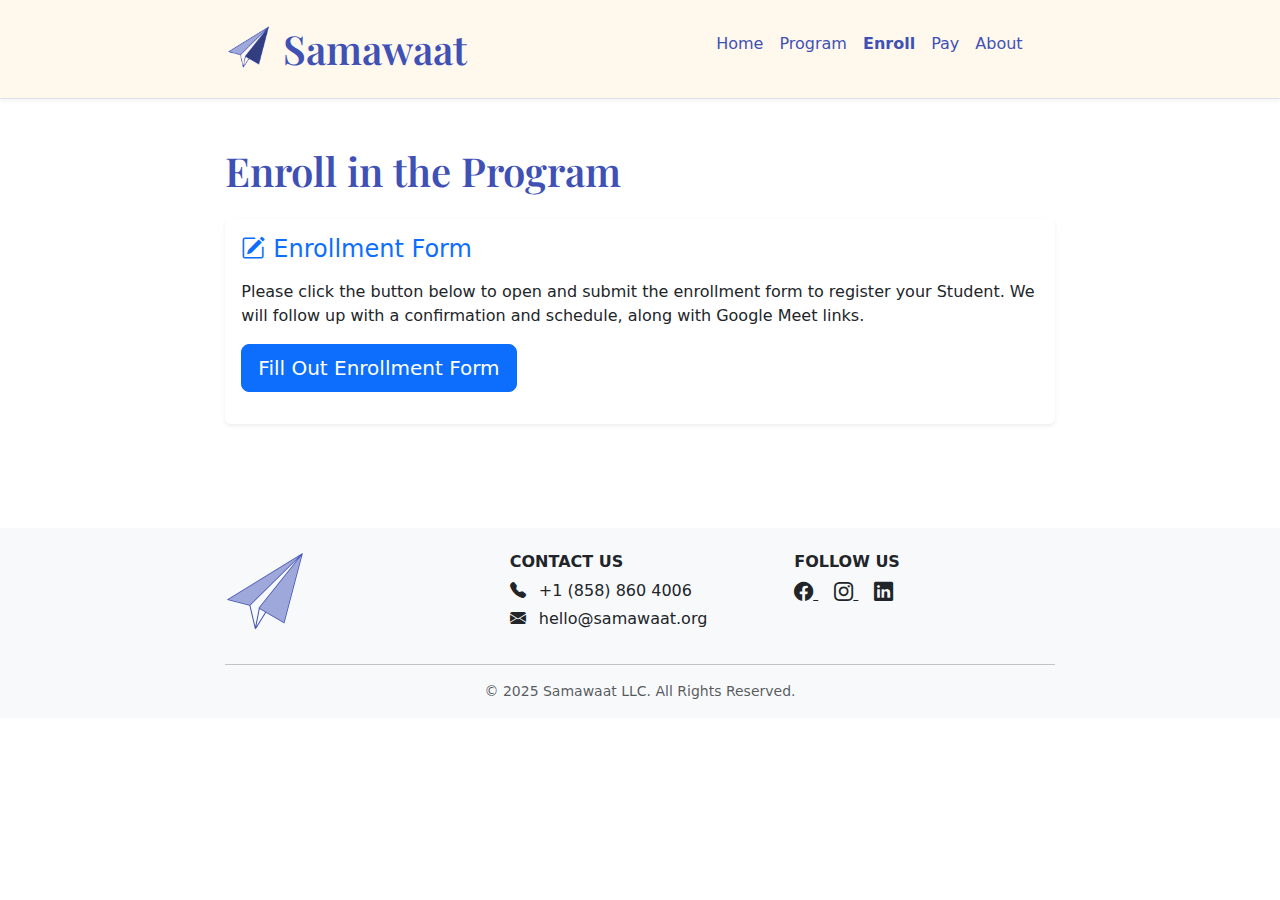
<file: enroll.html>
<!doctype html>
<html lang="en" data-bs-theme="light">
<head>
  <meta charset="utf-8">
  <meta name="viewport" content="width=device-width, initial-scale=1">


    <!-- Meta Description -->
    <meta name="description" content="Welcome to Samawaat, a Youth leadership development program rooted in emotional intelligence, communications, social media etiquette, entrepreneurship, negotiations and financial literacy for children ages 12 through 18.">

    <!-- Canonical URL -->
    <link rel="canonical" href="https://www.samawaat.com/enroll.html">


    <!-- Open Graph Tags for Social Sharing to improve how your page appears on Facebook, LinkedIn, etc.  -->
    <meta property="og:title" content="Samawaat, Youth Leadership Development Program">
    <meta property="og:type" content="website">
    <meta property="og:url" content="https://www.samawaat.com/enroll.html">
    <meta property="og:image" content="https://www.samawaat.com/images/SamawaatLogoLightGrayf8f9fa.png">
    <meta property="og:description" content="Empowering youth with emotional intelligence, communication, social media etiquette, negotitation, entrepreneurship, finance and leadership."> 
   



  <title>Enroll Now | Samawaat Youth Leadership Program</title>

    <!-- Favicons -->
    <link rel="icon" type="image/png" sizes="32x32" href="./images/favicon-32x32.png">
    <link rel="icon" type="image/png" sizes="16x16" href="./images/favicon-16x16.png">
    <link rel="shortcut icon" href="./images/favicon.ico">


  <!-- Bootstrap Icons -->
  <link href="https://cdn.jsdelivr.net/npm/bootstrap-icons@1.10.5/font/bootstrap-icons.css" rel="stylesheet">
  <link href="https://cdn.jsdelivr.net/npm/bootstrap@5.3.7/dist/css/bootstrap.min.css" rel="stylesheet">
  <link href="https://fonts.googleapis.com/css2?family=Playfair+Display:ital,wght@0,400..900;1,400..900&display=swap" rel="stylesheet">
  <link href="./css/common.css" rel="stylesheet">

  <!-- Page-specific styles can be added here if needed -->
</head>
<body>
  <!-- Navbar -->
  <header class="bg-smwt-navbar border-bottom py-4">
    <div class="container col-lg-9 col-xl-8 col-xxl-7">
      <div class="row w-100">
        <div class="col-md-6 text-md-start">
          <a href="index.html" class="d-flex align-items-center mb-2 mb-md-0 text-decoration-none">
            <img src="./images/SamawaatLogosSoftApricotFFE4C4.png" height="50" alt="Samawaat Logo" class="me-2">
            <span class="display-6 smwt-brand-title smwt-brand-color">Samawaat</span>
          </a>
        </div>
        <div class="col-md-6 text-md-end">
          <ul class="nav justify-content-md-end">
            <li class="nav-item"><a href="./index.html" class="nav-link px-2 smwt-brand-color-title">Home</a></li>
            <li class="nav-item"><a href="./program.html" class="nav-link px-2 smwt-brand-color-title">Program</a></li>
            <li class="nav-item"><a href="./enroll.html" class="nav-link px-2 smwt-brand-color-title active" aria-current="page">Enroll</a></li>
            <li class="nav-item"><a href="./payment.html" class="nav-link px-2 smwt-brand-color-title">Pay</a></li>
            <li class="nav-item"><a href="./about.html" class="nav-link px-2 smwt-brand-color-title">About</a></li>
          </ul>
        </div>
      </div>
    </div>
  </header>

  <!-- Page Content -->
  <main class="container col-lg-9 col-xl-8 col-xxl-7 py-5">
    <h1 class="smwt-brand-bold-title smwt-brand-color-title mb-4">Enroll in the Program</h1>

    <div class="card border-0 shadow-sm mb-2">
      <div class="card-body">
        <h2 class="h4 text-primary mb-3"><i class="bi bi-pencil-square me-2"></i>Enrollment Form</h2>

        <div class="my-3">
            <p>Please click the button below to open and submit the enrollment form to register your Student.
                We will follow up with a confirmation and schedule, along with Google Meet links.</p>
            <a href="https://docs.google.com/forms/d/e/1FAIpQLSffu6DePkpiUHs64xUVK2A-3UUhNDxj0VfisOSGdpM9AiFVIQ/viewform"
                class="btn btn-primary btn-lg bg-smwt-primary" target="_blank">
                Fill Out Enrollment Form
            </a>
        </div>

        <!-- Confirmation Note 
        <div class="alert alert-info mt-4 mb-4">
            After submitting the form, please allow 2–3 days for confirmation via email or text.
        </div>
        -->
        <!-- Google Form Embed -->
<!-- 
        <iframe src="https://docs.google.com/forms/d/e/1FAIpQLSffu6DePkpiUHs64xUVK2A-3UUhNDxj0VfisOSGdpM9AiFVIQ/viewform?embedded=true" 
                width="100%" height="3600" frameborder="0" marginheight="0" marginwidth="0">Loading…</iframe>
 -->


      </div>
    </div>
  </main>

  <!-- Footer -->
  <footer class="bg-light mt-5 pt-4">
    <div class="container col-lg-9 col-xl-8 col-xxl-7">
      <div class="row">
        <div class="col-md-4 mb-3">
          <a href="/" class="d-flex align-items-center text-decoration-none">
            <img src="./images/SamawaatLogoLightGrayf8f9fa.png" alt="Samawaat Logo" height="80" class="me-2">
            <span class="smwt-brand-bold-title" style="color: #f8f9fa;">Samawaat</span>
          </a>
        </div>
        <div class="col-md-4 mb-3">
          <h6 class="text-uppercase fw-bold">Contact Us</h6>
          <p class="mb-1"><i class="bi bi-telephone-fill me-2"></i> +1 (858) 860 4006</p>
          <p class="mb-0"><i class="bi bi-envelope-fill me-2"></i> hello@samawaat.org</p>
        </div>
        <div class="col-md-4 mb-3">
          <h6 class="text-uppercase fw-bold">Follow Us</h6>
          <a href="https://facebook.com" target="_blank" class="text-dark me-3">
            <i class="bi bi-facebook" style="font-size: 1.2rem;"></i>
          </a>
          <a href="https://instagram.com" target="_blank" class="text-dark me-3">
            <i class="bi bi-instagram" style="font-size: 1.2rem;"></i>
          </a>
          <a href="https://linkedin.com" target="_blank" class="text-dark">
            <i class="bi bi-linkedin" style="font-size: 1.2rem;"></i>
          </a>
        </div>
      </div>
      <hr class="my-3">
      <div class="text-center pb-3 small text-muted">
        © 2025 Samawaat LLC. All Rights Reserved.
      </div>
    </div>
  </footer>

  <script src="https://cdn.jsdelivr.net/npm/bootstrap@5.3.7/dist/js/bootstrap.bundle.min.js"></script>
</body>
</html>
</file>
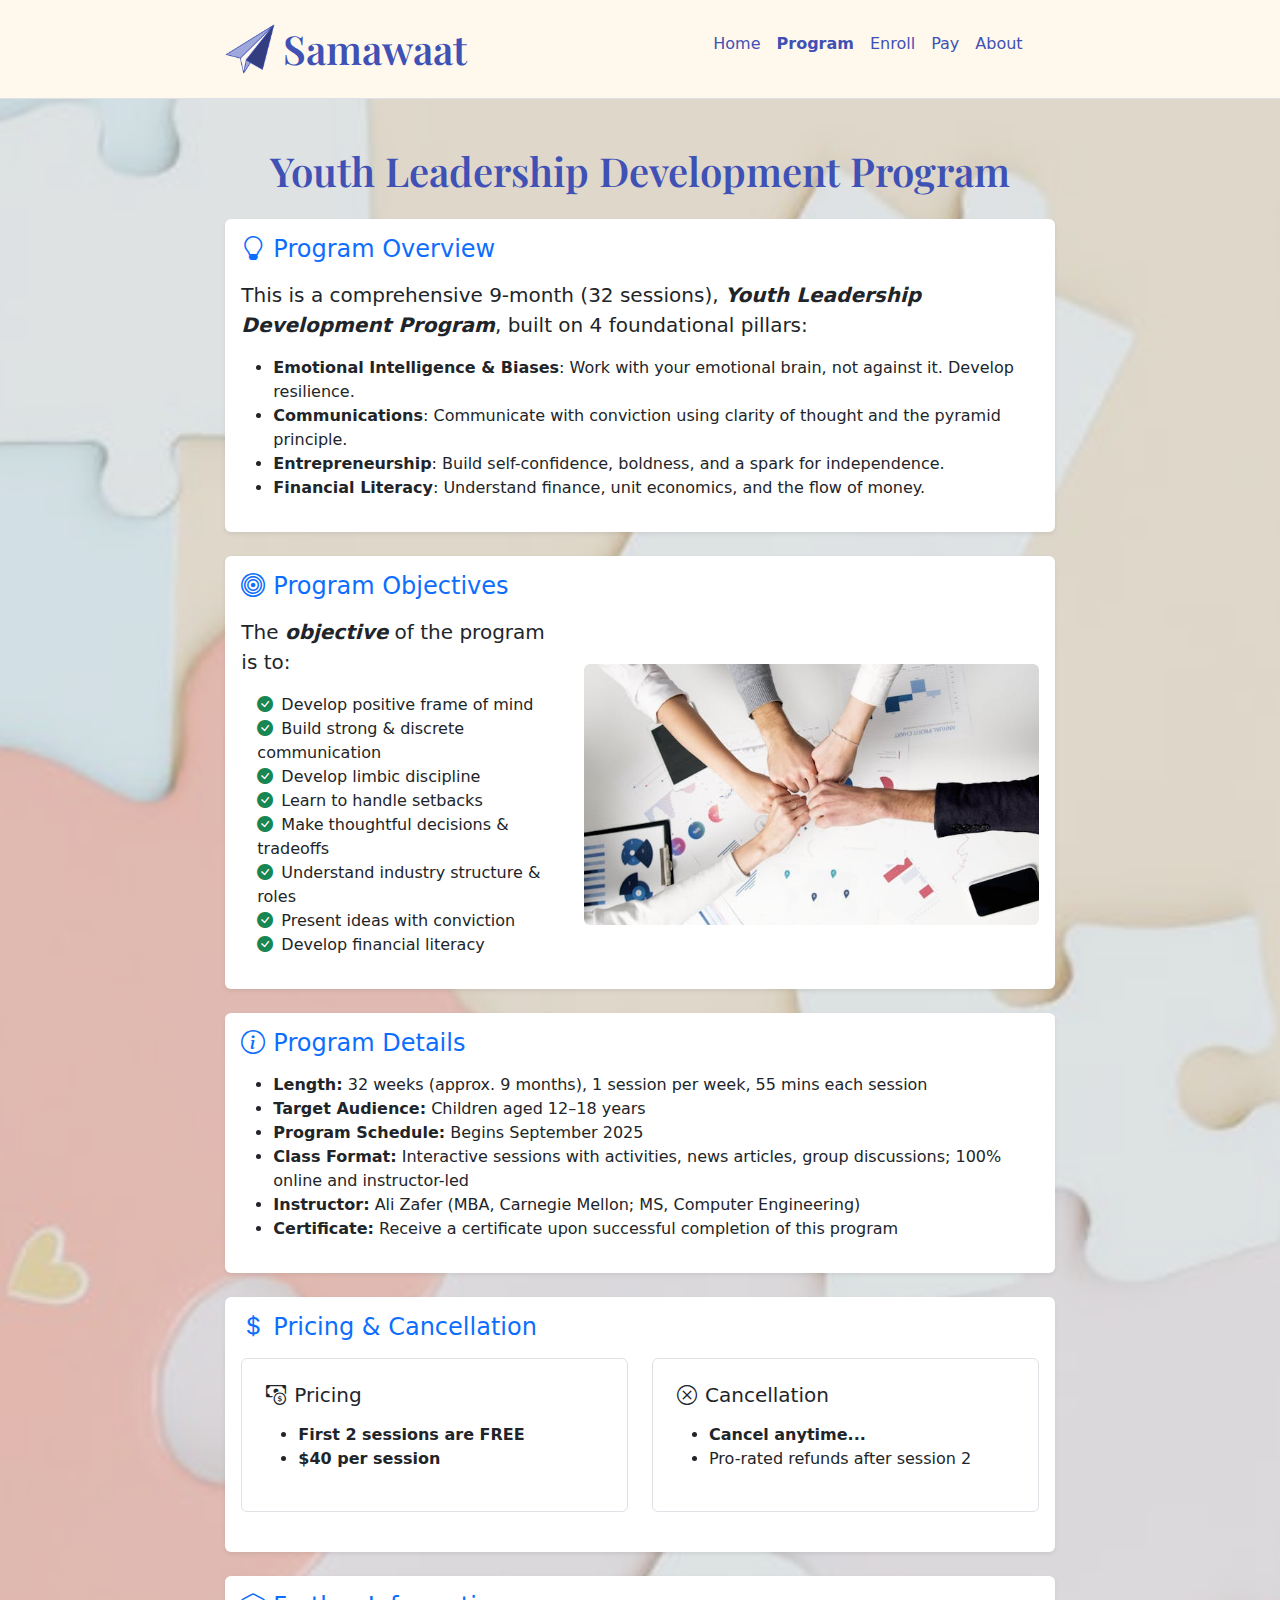
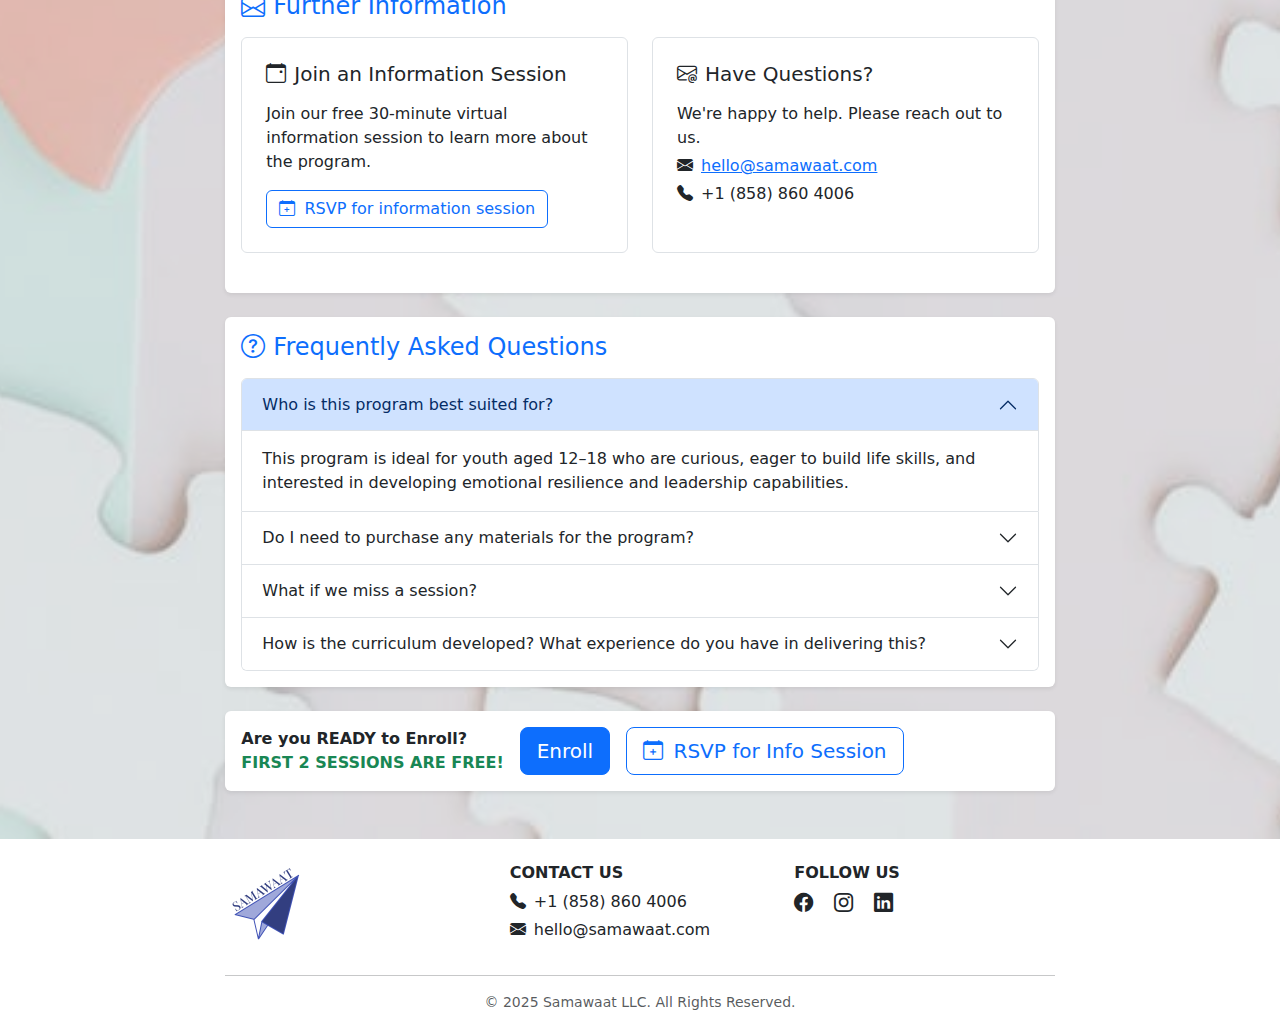
<file: program.html>
<!doctype html>
<html lang="en" data-bs-theme="light">
<head>
  <meta charset="utf-8">
  <meta name="viewport" content="width=device-width, initial-scale=1">

  <!-- Set a Clear Meta Description -->
  <meta name="description" content="Samawaat's 9-month Youth Leadership Development Program builds emotional intelligence, self-confidence, social media etiquette, entrepreneurship, financial literacy, and communication skills in children ages 12 to 18.">

  <!-- Open Graph tags for Social Sharing
       to improve how your page appears on Facebook, LinkedIn, etc. -->
  <meta property="og:title" content="Samawaat - Youth Leadership Development Program">
  <meta property="og:description" content="Build confidence, resilience, and communication skills in your child. Samawaat's 9-month online program is open to students ages 12 to 18.">
  <meta property="og:image" content="https://samawaat.com/images/student-growth.jpg">
  <meta property="og:url" content="https://samawaat.com/program.html">
  <meta property="og:type" content="website">


  <title>Program Details | Samawaat Youth Leadership Program for Ages 12 to 18</title>

    <!-- Favicons -->
    <link rel="icon" type="image/png" sizes="32x32" href="./images/favicon-32x32.png">
    <link rel="icon" type="image/png" sizes="16x16" href="./images/favicon-16x16.png">
    <link rel="shortcut icon" href="./images/favicon.ico">


  
  <!-- Bootstrap Icons -->
  <link href="https://cdn.jsdelivr.net/npm/bootstrap-icons@1.10.5/font/bootstrap-icons.css" rel="stylesheet">
  <link href="https://cdn.jsdelivr.net/npm/bootstrap@5.3.7/dist/css/bootstrap.min.css" rel="stylesheet">
  <link href="https://fonts.googleapis.com/css2?family=Playfair+Display:ital,wght@0,400..900;1,400..900&display=swap" rel="stylesheet">
  <link href="./css/common.css" rel="stylesheet">

  <!-- Page-specific styles can be added here if needed -->


  <!-- ✅ Schema Markup (after all imports, before </head>) 
          To tell Google this is an "Educational Course," consider JSON-LD schema. -->
  <script type="application/ld+json">
  {
    "@context": "https://schema.org",
    "@type": "Course",
    "name": "Youth Leadership Development Program",
    "provider": {
      "@type": "Organization",
      "name": "Samawaat",
      "url": "https://samawaat.com"
    },
    "description": "A 9-month online leadership program designed to help youth build confidence, emotional intelligence, and financial literacy.",
    "educationalLevel": "Middle School, High School",
    "inLanguage": "English"
  }
  </script>


</head>


<body>
  <!-- Navbar -->
  <header class="bg-smwt-navbar border-bottom py-4">
    <div class="container col-lg-9 col-xl-8 col-xxl-7">
      <div class="row w-100">
        <div class="col-md-6 text-md-start">
          <a href="index.html" class="d-flex align-items-center mb-2 mb-md-0 text-decoration-none">
            <img src="./images/SamawaatLogoNoBackground.png" height="50" alt="Samawaat Logo" class="me-2">
            <span class="display-6 smwt-brand-title smwt-brand-color">Samawaat</span>
          </a>
        </div>
        <div class="col-md-6 text-md-end">
          <ul class="nav justify-content-md-end">
            <li class="nav-item"><a href="./index.html" class="nav-link px-2 smwt-brand-color-title">Home</a></li>
            <li class="nav-item"><a href="./program.html" class="nav-link px-2 smwt-brand-color-title active" aria-current="page">Program</a></li>
            <li class="nav-item"><a href="./enroll.html" class="nav-link px-2 smwt-brand-color-title">Enroll</a></li>
            <li class="nav-item"><a href="./payment.html" class="nav-link px-2 smwt-brand-color-title">Pay</a></li>
            <li class="nav-item"><a href="./about.html" class="nav-link px-2 smwt-brand-color-title">About</a></li>
          </ul>
        </div>
      </div>
    </div>
  </header>

  <!-- Page Content -->
  <div style="background-image: url('./images/programbackground.jpg');
           background-size: cover;
           background-position: center;
           background-repeat: no-repeat;
           position: relative;">

   <div class="position-absolute top-0 start-0 w-100 h-100"
       style="background-color: rgba(255, 255, 255, 0.5); z-index: 1;"></div>

    <main class="container col-lg-9 col-xl-8 col-xxl-7 py-5 position-relative" style="z-index: 2;">
      <h1 class="smwt-brand-bold-title smwt-brand-color-title mb-4 text-center">Youth Leadership Development Program</h1>
  
      <div class="card border-0 shadow-sm mb-4">
        <div class="card-body">
          <h2 class="h4 text-primary mb-3"><i class="bi bi-lightbulb me-2"></i>Program Overview</h2>
          <p class="lead">This is a comprehensive 9-month (32 sessions), <em class="fw-semibold">Youth Leadership
              Development Program</em>, built on 4 foundational pillars:</p>
          <ul>
            <li><strong>Emotional Intelligence & Biases</strong>: Work with your emotional brain, not against it. Develop
              resilience.</li>
            <li><strong>Communications</strong>: Communicate with conviction using clarity of thought and the pyramid
              principle.</li>
            <li><strong>Entrepreneurship</strong>: Build self-confidence, boldness, and a spark for independence.</li>
            <li><strong>Financial Literacy</strong>: Understand finance, unit economics, and the flow of money.</li>
          </ul>
        </div>
      </div>
  
      <div class="card border-0 shadow-sm mb-4">
        <div class="card-body">
          <h2 class="h4 text-primary mb-3"><i class="bi bi-bullseye me-2"></i>Program Objectives</h2>
          <div class="row align-items-center g-4">
            <div class="col-md-5">
              <p class="lead">The <em class="fw-semibold">objective</em> of the program is to:</p>
              <ul class="list-unstyled ms-3">
                <li><i class="bi bi-check-circle-fill text-success me-2"></i>Develop positive frame of mind</li>
                <li><i class="bi bi-check-circle-fill text-success me-2"></i>Build strong & discrete communication</li>
                <li><i class="bi bi-check-circle-fill text-success me-2"></i>Develop limbic discipline</li>
                <li><i class="bi bi-check-circle-fill text-success me-2"></i>Learn to handle setbacks</li>
                <li><i class="bi bi-check-circle-fill text-success me-2"></i>Make thoughtful decisions & tradeoffs</li>
                <li><i class="bi bi-check-circle-fill text-success me-2"></i>Understand industry structure & roles</li>
                <li><i class="bi bi-check-circle-fill text-success me-2"></i>Present ideas with conviction</li>
                <li><i class="bi bi-check-circle-fill text-success me-2"></i>Develop financial literacy</li>
              </ul>
            </div>

            <div class="col-md-7 text-center">
              <img src="./images/objectives.jpg" class="img-fluid rounded"
                alt="Youth Leadership Program Objectives" />
            </div>
          </div>
        </div>
      </div>
  
      <div class="card border-0 shadow-sm mb-4">
        <div class="card-body">
          <h2 class="h4 text-primary mb-3"><i class="bi bi-info-circle me-2"></i>Program Details</h2>
          <ul>
            <li><strong>Length:</strong> 32 weeks (approx. 9 months), 1 session per week, 55 mins each session</li>
            <li><strong>Target Audience:</strong> Children aged 12–18 years</li>
            <li><strong>Program Schedule:</strong> Begins September 2025</li>
            <li><strong>Class Format:</strong> Interactive sessions with activities, news articles, group discussions;
              100% online and instructor-led</li>
            <li><strong>Instructor:</strong> Ali Zafer (MBA, Carnegie Mellon; MS, Computer Engineering)</li>
            <li><strong>Certificate:</strong> Receive a certificate upon successful completion of this program</li>
          </ul>
        </div>
      </div>
  
  
  
  
      <div class="card border-0 shadow-sm mb-4">
        <div class="card-body">
          <h2 class="h4 text-primary mb-3"><i class="bi bi-currency-dollar me-2"></i>Pricing & Cancellation</h2>
  
          <div class="row g-4 mb-4">
            <div class="col-md-6">
              <div class="border rounded p-4 h-100">
                <h2 class="h5 mb-3"><i class="bi bi-cash-coin me-2"></i>Pricing</h2>
                <ul>
                  <li><strong>First 2 sessions are FREE</strong></li>
                  <li><strong>$40 per session</strong></li>
                  <!-- <li>Payment Schedule:</li>
                <ul>
                  <li>Three payments of $400 each, or</li>
                  <li>Pay in full ($1200) at enrollment</li>
                  <li>No sibling discount</li>
                </ul> -->
                </ul>
              </div>
            </div>
            <div class="col-md-6">
              <div class="border rounded p-4 h-100">
                <h2 class="h5 mb-3"><i class="bi bi-x-circle me-2"></i>Cancellation</h2>
                <ul>
                  <li><strong>Cancel anytime... </strong></li>
                  <!-- <li>No charge for the first 2 sessions. 
                    Free sessions briefly cover: (a) Emotional & Logical Brain, and (b) Communications</li> -->
                  <li>Pro-rated refunds after session 2</li>
                </ul>
              </div>
            </div>
          </div>
  
        </div>
      </div>
  
  
  
  
  
      <!-- 
  
        <div class="card border-0 shadow-sm mb-4">
          <div class="card-body">
            <h2 class="h4 text-primary mb-3"><i class="bi bi-envelope-open me-2"></i>Further Information</h2>
            <ul>
              <li>Join our 30-minute information session — <a href="#">book an appointment</a></li>
              <li>Contact us via email or phone at the bottom of this page</li>
            </ul>
          </div>
        </div>
    -->
  
  
  
      <div class="card border-0 shadow-sm mb-4">
        <div class="card-body">
          <h2 class="h4 text-primary mb-3"><i class="bi bi-envelope-open me-2"></i>Further Information</h2>
  
          <div class="row g-4 mb-4">
            <div class="col-md-6">
              <div class="border rounded p-4 h-100">
                <h2 class="h5 mb-3"><i class="bi bi-calendar-event me-2"></i>Join an Information Session</h2>
                <p class="mb-3">Join our free 30-minute virtual information session to learn more about the program.</p>
                <a href="https://docs.google.com/forms/d/e/1FAIpQLSdCrenfrpdLhab0RYXCtBPV0wODhpf4DVo2rAGILRdFsyoFEw/viewform"
                  target="_blank" class="btn btn-outline-primary">
                  <i class="bi bi-calendar-plus me-1"></i> RSVP for information session
                </a>
              </div>
            </div>
            <div class="col-md-6">
              <div class="border rounded p-4 h-100">
                <h2 class="h5 mb-3"><i class="bi bi-envelope-at me-2"></i>Have Questions?</h2>
                <p class="mb-1">We're happy to help. Please reach out to us.</p>
                <p class="mb-1"><i class="bi bi-envelope-fill me-2"></i><a
                    href="mailto:hello@samawaat.org">hello@samawaat.com</a></p>
                <p><i class="bi bi-telephone-fill me-2"></i>+1 (858) 860 4006</p>
              </div>
            </div>
          </div>
  
        </div>
      </div>
  
  
  
  
      <!-- FAQ Card -->
      <div class="card border-0 shadow-sm mb-4">
        <div class="card-body">
          <h2 class="h4 text-primary mb-3"><i class="bi bi-question-circle me-2"></i>Frequently Asked Questions</h2>
          <div class="accordion" id="faqAccordion">
            <div class="accordion-item">
              <h2 class="accordion-header" id="faqHeadingOne">
                <button class="accordion-button" type="button" data-bs-toggle="collapse" data-bs-target="#faqCollapseOne"
                  aria-expanded="true" aria-controls="faqCollapseOne">
                  Who is this program best suited for?
                </button>
              </h2>
              <div id="faqCollapseOne" class="accordion-collapse collapse show" aria-labelledby="faqHeadingOne"
                data-bs-parent="#faqAccordion">
                <div class="accordion-body">
                  This program is ideal for youth aged 12–18 who are curious, eager to build life skills, and interested
                  in developing emotional resilience and leadership capabilities.
                </div>
              </div>
            </div>
            <div class="accordion-item">
              <h2 class="accordion-header" id="faqHeadingTwo">
                <button class="accordion-button collapsed" type="button" data-bs-toggle="collapse"
                  data-bs-target="#faqCollapseTwo" aria-expanded="false" aria-controls="faqCollapseTwo">
                  Do I need to purchase any materials for the program?
                </button>
              </h2>
              <div id="faqCollapseTwo" class="accordion-collapse collapse" aria-labelledby="faqHeadingTwo"
                data-bs-parent="#faqAccordion">
                <div class="accordion-body">
                  No extra materials are required; just a blank notebook for a student to write notes.
                  All content is delivered digitally through interactive online sessions and shared documents.
                </div>
              </div>
            </div>
            <div class="accordion-item">
              <h2 class="accordion-header" id="faqHeadingThree">
                <button class="accordion-button collapsed" type="button" data-bs-toggle="collapse"
                  data-bs-target="#faqCollapseThree" aria-expanded="false" aria-controls="faqCollapseThree">
                  What if we miss a session?
                </button>
              </h2>
              <div id="faqCollapseThree" class="accordion-collapse collapse" aria-labelledby="faqHeadingThree"
                data-bs-parent="#faqAccordion">
                <div class="accordion-body">
                  If a session is missed, we'll share any assignments or material covered and bring the student up to
                  speed.
                  Additionally, we will try to offer make-up sessions; but unable to guarantee.
                </div>
              </div>
            </div>
  
            <div class="accordion-item">
              <h2 class="accordion-header" id="faqHeadingFour">
                <button class="accordion-button collapsed" type="button" data-bs-toggle="collapse"
                  data-bs-target="#faqCollapseFour" aria-expanded="false" aria-controls="faqCollapseFour">
                  How is the curriculum developed? What experience do you have in delivering this?
                </button>
              </h2>
              <div id="faqCollapseFour" class="accordion-collapse collapse" aria-labelledby="faqHeadingFour"
                data-bs-parent="#faqAccordion">
                <div class="accordion-body">
                  Curriculum is developed through several years (decades) of experience across
                  C-Suite executives, Pediatricians, Psychologists, and Seasoned Educators.
                  This group has lived through peaks and troughs of their career and came
                  together to develop this program that is grounded in both research and practical
                  situations. The founder (last role Sr. Vice President reporting to CEO) is the lead
                  instructor and has conducted many leadership workshops bringing about transformations for
                  peak performance.
                </div>
              </div>
            </div>
          </div>
        </div>
      </div>
  
  
  
  
      <!-- Ready to Enroll Section as a Card -->
      <section id="smwt-ready-to-enroll" class="mt-4">
        <div class="card shadow-sm border-0">
          <div class="card-body d-flex flex-column flex-md-row gap-3 align-items-start">
            <p class="mb-0 fw-semibold">
              Are you READY to Enroll? <br>
              <span class="text-uppercase text-success">First 2 sessions are FREE!</span>
            </p>
            <a href="./enroll.html" class="btn btn-primary btn-lg bg-smwt-primary">Enroll</a>
          
          
            <a href="https://docs.google.com/forms/d/e/1FAIpQLSdCrenfrpdLhab0RYXCtBPV0wODhpf4DVo2rAGILRdFsyoFEw/viewform"
              target="_blank" class="btn btn-outline-primary btn-lg">
              <i class="bi bi-calendar-plus me-1"></i> RSVP for Info Session
            </a>
          
          
          </div>
        </div>
      </section>
  
  
  
  
    </main>
  
  </div>

  <!-- Footer -->
  <footer class="bg-smwt-card-apricot pt-4">
    <div class="container col-lg-9 col-xl-8 col-xxl-7">
      <div class="row">
        <div class="col-md-4 mb-3">
          <a href="./index.html" class="d-flex align-items-center text-decoration-none">
            <img src="./images/SamawaatLogo240x240withName.png" alt="Samawaat Logo" height="80" class="me-2">
            <!-- <h3 class="smwt-brand-title smwt-brand-color-title">Samawaat</h3> -->
          </a>
        </div>
        <div class="col-md-4 mb-3">
          <h6 class="text-uppercase fw-bold">Contact Us</h6>
          <p class="mb-1"><i class="bi bi-telephone-fill me-2"></i>+1 (858) 860 4006</p>
          <p class="mb-0"><i class="bi bi-envelope-fill me-2"></i>hello@samawaat.com</p>
        </div>
        <div class="col-md-4 mb-3">
          <h6 class="text-uppercase fw-bold">Follow Us</h6>
          <a href="https://www.facebook.com/people/Samawaat-Youth-Leadership-Program/61578883223278/" target="_blank" class="text-dark me-3"><i class="bi bi-facebook" style="font-size: 1.2rem;"></i></a>
          <a href="https://www.instagram.com/join.samawaat" target="_blank" class="text-dark me-3"><i class="bi bi-instagram" style="font-size: 1.2rem;"></i></a>
          <a href="https://www.linkedin.com/company/samawaat/?viewAsMember=true" target="_blank" class="text-dark"><i class="bi bi-linkedin" style="font-size: 1.2rem;"></i></a>
        </div>
      </div>
      <hr class="my-3">
      <div class="text-center pb-3 small text-muted">© 2025 Samawaat LLC. All Rights Reserved.</div>
    </div>
  </footer>



  <script src="https://cdn.jsdelivr.net/npm/bootstrap@5.3.7/dist/js/bootstrap.bundle.min.js"></script>
</body>
</html>
</file>
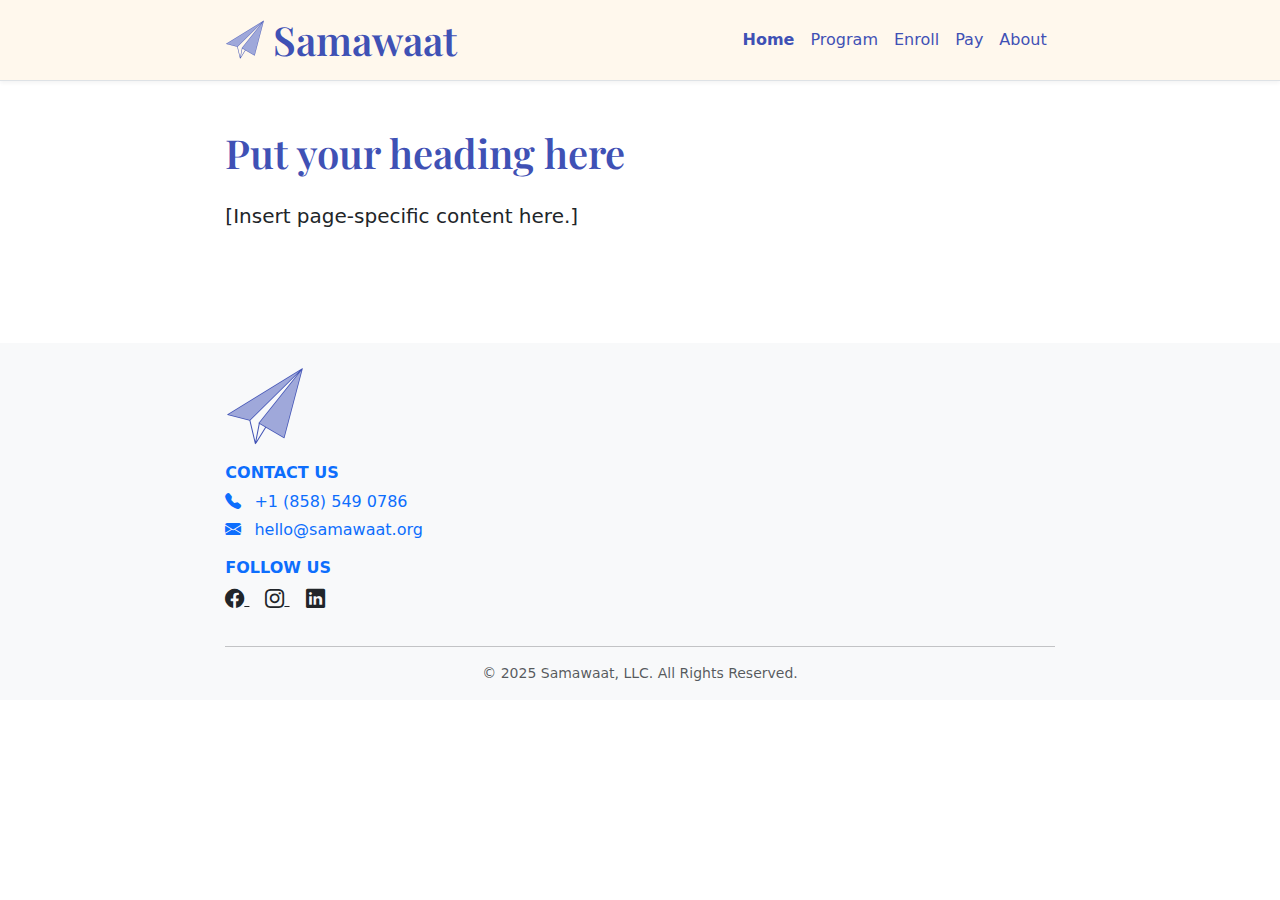
<file: smwt_template.html>
<!doctype html>
<html lang="en" data-bs-theme="light">
<head>
  <meta charset="utf-8">
  <meta name="viewport" content="width=device-width, initial-scale=1">
  <title>Samawaat - About Us</title>

  <!-- Bootstrap Icons -->
  <link href="https://cdn.jsdelivr.net/npm/bootstrap-icons@1.10.5/font/bootstrap-icons.css" rel="stylesheet">
  <link href="https://cdn.jsdelivr.net/npm/bootstrap@5.3.7/dist/css/bootstrap.min.css" rel="stylesheet">
  <link href="https://fonts.googleapis.com/css2?family=Playfair+Display:ital,wght@0,400..900;1,400..900&display=swap" rel="stylesheet">
  <link href="./css/common.css" rel="stylesheet">

  <!-- Page-specific styles can be added here if needed -->
</head>
<body>
  <!-- Navbar -->
  <!-- Navbar -->
  <header class="bg-smwt-navbar border-bottom">
    <div class="container col-lg-9 col-xl-8 col-xxl-7 py-3">
      <div class="d-flex flex-wrap align-items-center justify-content-between">
        <a href="index.html" class="d-flex align-items-center mb-2 mb-md-0 text-decoration-none">
          <img src="./images/SamawaatLogosCreamFFF8ED.png" height="40" alt="Samawaat Logo" class="me-2">
          <span class="smwt-brand-bold-title smwt-brand-color-title display-6">Samawaat</span>
        </a>
        <ul class="nav">
          <li class="nav-item"><a href="./index.html" class="nav-link px-2 smwt-brand-color-title active" aria-current="page">Home</a></li>
          <li class="nav-item"><a href="./program.html" class="nav-link px-2 smwt-brand-color-title">Program</a></li>
          <li class="nav-item"><a href="./enroll.html" class="nav-link px-2 smwt-brand-color-title">Enroll</a></li>
          <li class="nav-item"><a href="./payment.html" class="nav-link px-2 smwt-brand-color-title">Pay</a></li>
          <li class="nav-item"><a href="./about.html" class="nav-link px-2 smwt-brand-color-title">About</a></li>
        </ul>
      </div>
    </div>
  </header>

  <!-- Page Content -->
  <main class="container col-lg-9 col-xl-8 col-xxl-7 py-5">
    <h1 class="smwt-brand-bold-title smwt-brand-color-title mb-4">Put your heading here</h1>
    <p class="lead">[Insert page-specific content here.]</p>
  </main>

  <!-- Footer -->
  <footer class="bg-light mt-5 pt-4">
    <div class="container col-lg-9 col-xl-8 col-xxl-7">
      <div class="row">
        <div class="col-md-4 mb-3">
          <a href="/" class="d-flex align-items-center text-decoration-none">
            <img src="./images/SamawaatLogoLightGrayf8f9fa.png" alt="Samawaat Logo" height="80" class="me-2">
            <span class="smwt-brand-bold-title" style="color: #f8f9fa;">Samawaat</span>
        </div>
        <div class="col-md-4 mb-3">
          <h6 class="text-uppercase fw-bold">Contact Us</h6>
          <p class="mb-1"><i class="bi bi-telephone-fill me-2"></i> +1 (858) 549 0786</p>
          <p class="mb-0"><i class="bi bi-envelope-fill me-2"></i> hello@samawaat.org</p>
        </div>
        <div class="col-md-4 mb-3">
          <h6 class="text-uppercase fw-bold">Follow Us</h6>
          <a href="https://facebook.com" target="_blank" class="text-dark me-3">
            <i class="bi bi-facebook" style="font-size: 1.2rem;"></i>
          </a>
          <a href="https://instagram.com" target="_blank" class="text-dark me-3">
            <i class="bi bi-instagram" style="font-size: 1.2rem;"></i>
          </a>
          <a href="https://linkedin.com" target="_blank" class="text-dark">
            <i class="bi bi-linkedin" style="font-size: 1.2rem;"></i>
          </a>
        </div>
      </div>
      <hr class="my-3">
      <div class="text-center pb-3 small text-muted">
        © 2025 Samawaat, LLC. All Rights Reserved.
      </div>
    </div>
  </footer>

  <script src="https://cdn.jsdelivr.net/npm/bootstrap@5.3.7/dist/js/bootstrap.bundle.min.js"></script>
</body>
</html>
</file>
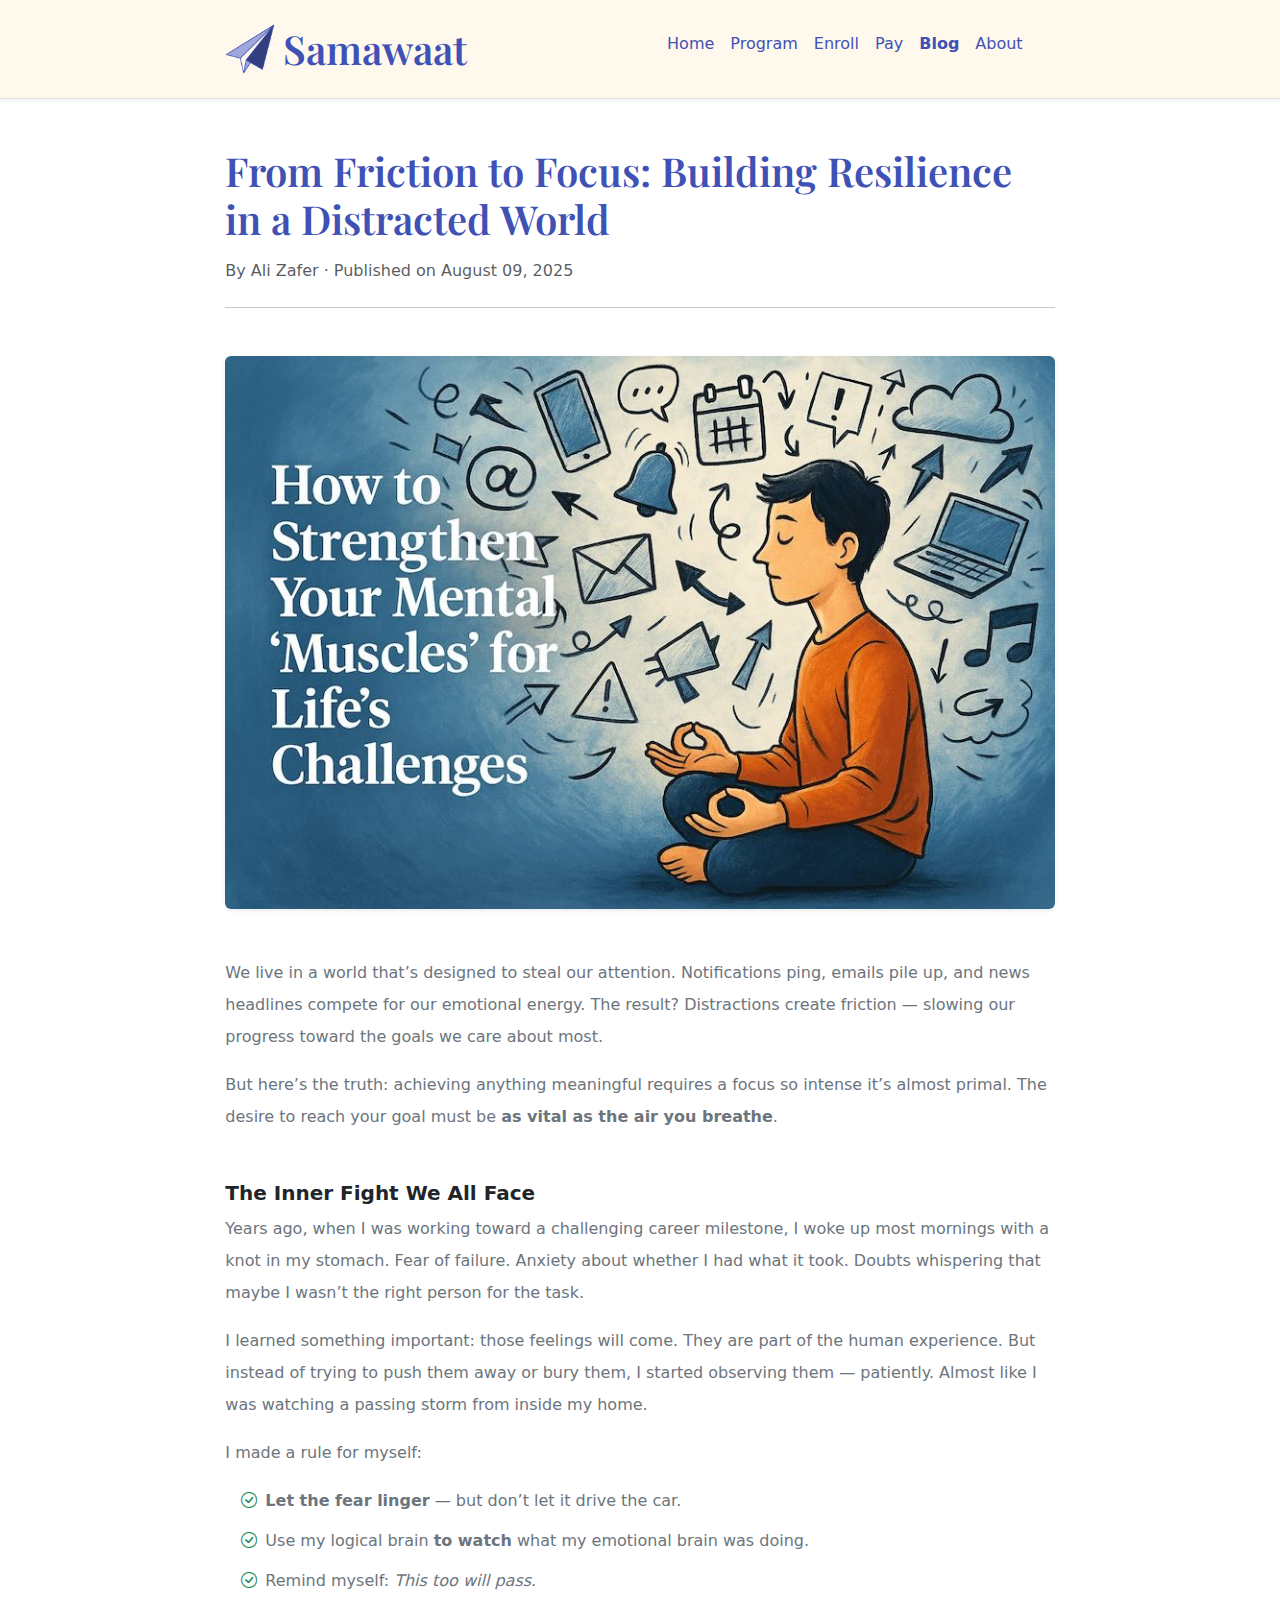
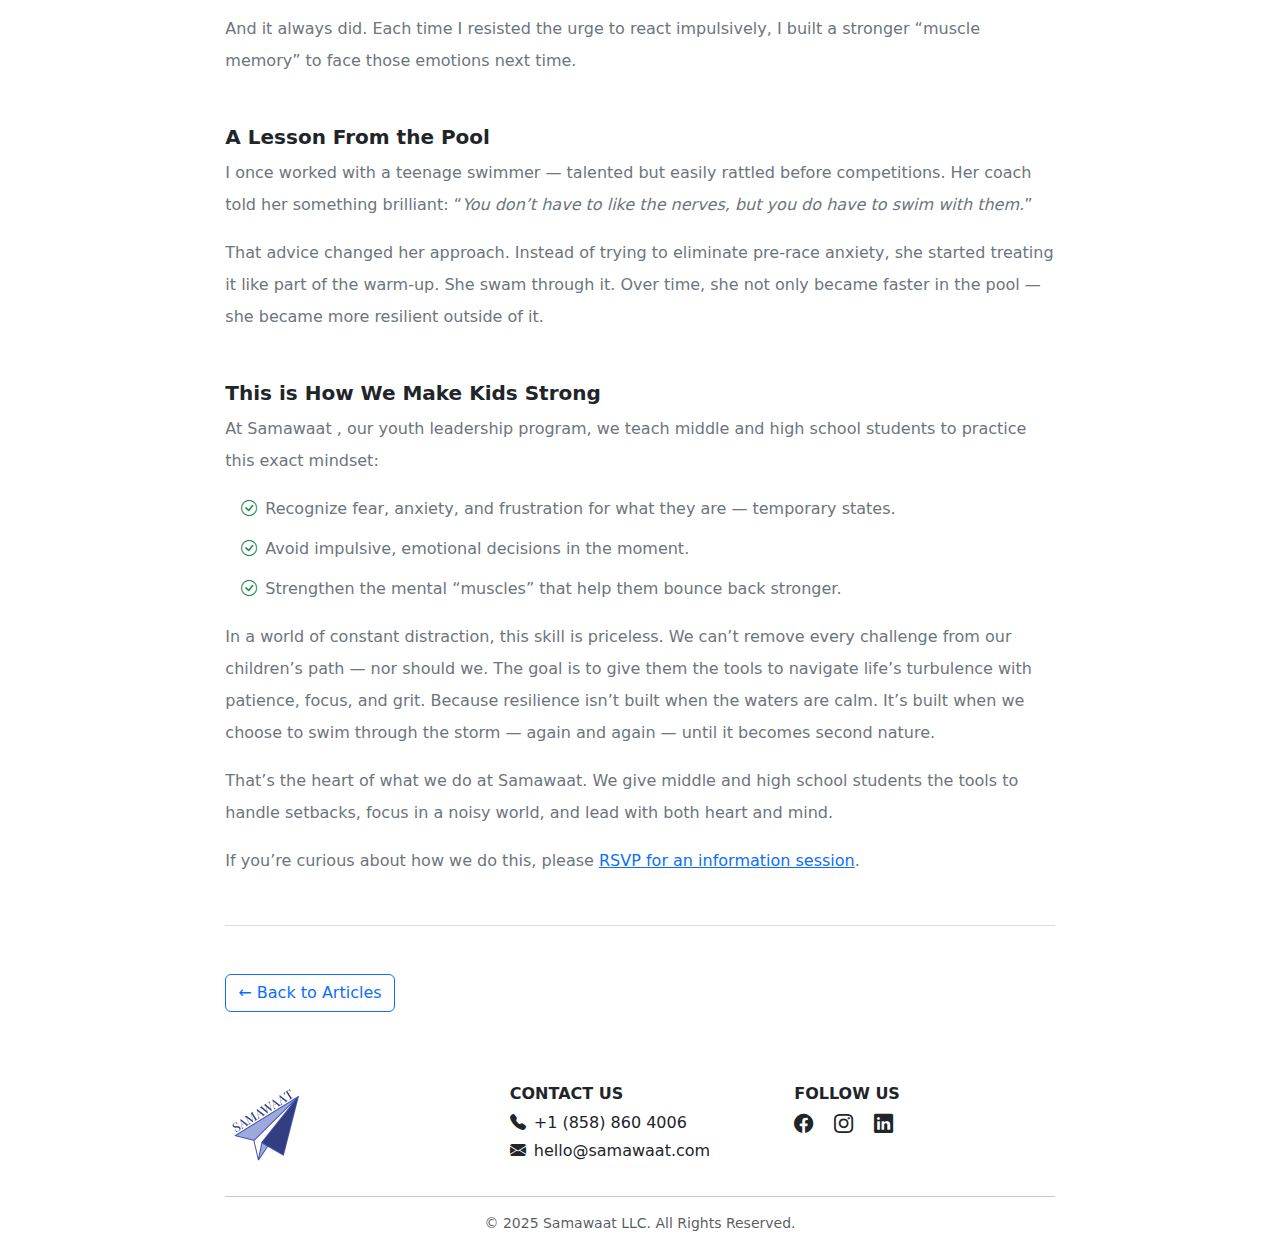
<file: articles/0001_mentalresilience.html>
<!doctype html>
<html lang="en" data-bs-theme="light">
<head>
  <meta charset="utf-8">
  <meta name="viewport" content="width=device-width, initial-scale=1">
  <title>From Friction to Focus: Building Resilience in a Distracted World | Samawaat</title>

  <!-- Bootstrap Icons -->
  <link href="https://cdn.jsdelivr.net/npm/bootstrap-icons@1.10.5/font/bootstrap-icons.css" rel="stylesheet">
  <link href="https://cdn.jsdelivr.net/npm/bootstrap@5.3.7/dist/css/bootstrap.min.css" rel="stylesheet">
  <link href="https://fonts.googleapis.com/css2?family=Playfair+Display:ital,wght@0,400..900;1,400..900&display=swap" rel="stylesheet">
  <link href="./../css/common.css" rel="stylesheet">

  <!-- Favicons -->
  <link rel="icon" type="image/png" sizes="32x32" href="./../images/favicon-32x32.png">
  <link rel="icon" type="image/png" sizes="16x16" href="./../images/favicon-16x16.png">
  <link rel="shortcut icon" href="./../images/favicon.ico">

  <!-- Page-specific styles can be added here if needed -->
</head>
<body>
  <!-- Navbar -->
  <header class="bg-smwt-navbar border-bottom py-4">
    <div class="container col-lg-9 col-xl-8 col-xxl-7">
      <div class="row w-100">
        <div class="col-md-6 text-md-start">
          <a href="./../index.html" class="d-flex align-items-center mb-2 mb-md-0 text-decoration-none">
            <img src="./../images/SamawaatLogoNoBackground.png" height="50" alt="Samawaat Logo" class="me-2">
            <span class="display-6 smwt-brand-title smwt-brand-color">Samawaat</span>
          </a>
        </div>
        <div class="col-md-6 text-md-end">
          <ul class="nav justify-content-md-end">
            <li class="nav-item"><a href="./../index.html" class="nav-link px-2 smwt-brand-color-title">Home</a></li>
            <li class="nav-item"><a href="./../program.html" class="nav-link px-2 smwt-brand-color-title">Program</a></li>
            <li class="nav-item"><a href="./../enroll.html" class="nav-link px-2 smwt-brand-color-title">Enroll</a></li>
            <li class="nav-item"><a href="./../payment.html" class="nav-link px-2 smwt-brand-color-title">Pay</a></li>
            <li class="nav-item"><a href="./../blog.html" class="nav-link px-2 smwt-brand-color-title active" aria-current="page">Blog</a></li>
            <li class="nav-item"><a href="./../about.html" class="nav-link px-2 smwt-brand-color-title">About</a></li>
          </ul>
        </div>
      </div>
    </div>
  </header>

  <!-- Page Content -->



<main>
  <div class="container col-lg-9 col-xl-8 col-xxl-7 py-5">
    <h1 class="smwt-brand-bold-title smwt-brand-color-title mb-3">
      From Friction to Focus: Building Resilience in a Distracted World
    </h1>
    <p class="text-muted mb-4">By Ali Zafer · Published on August 09, 2025</p>    
    <hr class="mb-5">

    <!-- Insert image here -->
    <img src="./../images/strengthenmentalmuscle.jpg" alt="Strengthen mental muscle" 
        class="img-fluid rounded mb-5 shadow-sm">

    <div class="fs-6 lh-lg text-secondary">
      <p>
        We live in a world that’s designed to steal our attention. Notifications ping, 
        emails pile up, and news headlines compete for our emotional energy. The result? 
        Distractions create friction — slowing our progress toward the goals we care about most.
      </p>
        <p>But here’s the truth: achieving anything meaningful requires a focus so 
            intense it’s almost primal. The desire to reach your goal must 
            be <strong>as vital as the air you breathe</strong>.

        </p>
      <h3 class="mt-5 text-dark fs-5 fw-semibold">The Inner Fight We All Face</h3>
      <p>
        Years ago, when I was working toward a challenging career milestone, I woke up 
        most mornings with a knot in my stomach. Fear of failure. Anxiety about whether I had what it took. 
        Doubts whispering that maybe I wasn’t the right person for the task.
      </p>

      <p>
        I learned something important: those feelings will come. They are part of the human experience. 
        But instead of trying to push them away or bury them, I started observing them — patiently. 
        Almost like I was watching a passing storm from inside my home.
      </p>


      <p>I made a rule for myself:</p>
      <ul class="list-unstyled ps-3">
        <li class="mb-2"><i class="bi bi-check-circle text-success me-2"></i><strong>Let the fear linger</strong> — but don’t let it drive the car.</li>
        <li class="mb-2"><i class="bi bi-check-circle text-success me-2"></i>Use my logical brain <strong>to watch</strong> what my emotional brain was doing.</li>
        <li class="mb-2"><i class="bi bi-check-circle text-success me-2"></i>Remind myself: <em>This too will pass</em>.</li>
      </ul>

    <p>And it always did. Each time I resisted the urge to react impulsively, I built a 
        stronger “muscle memory” to face those emotions next time.</p>

      <h3 class="mt-5 text-dark fs-5 fw-semibold">A Lesson From the Pool</h3>
      <p>
        I once worked with a teenage swimmer — talented but easily rattled before competitions. 
        Her coach told her something brilliant: 
        “<em>You don’t have to like the nerves, but you do have to swim with them.</em>”
      </p>

      <p>
        That advice changed her approach. Instead of trying to eliminate pre-race anxiety, 
        she started treating it like part of the warm-up. She swam through it. Over time, she not only became 
        faster in the pool — she became more resilient outside of it.
      </p>



      <h3 class="mt-5 text-dark fs-5 fw-semibold">This is How We Make Kids Strong</h3>
      <p>At Samawaat , our youth leadership program, 
        we teach middle and high school students to practice this exact mindset:</p>

      <ul class="list-unstyled ps-3">
        <li class="mb-2"><i class="bi bi-check-circle text-success me-2"></i>Recognize fear, anxiety, and frustration for what they are — temporary states.</li>
        <li class="mb-2"><i class="bi bi-check-circle text-success me-2"></i>Avoid impulsive, emotional decisions in the moment.</li>
        <li class="mb-2"><i class="bi bi-check-circle text-success me-2"></i>Strengthen the mental “muscles” that help them bounce back stronger.</li>
      </ul>

      <p>
        In a world of constant distraction, this skill is priceless. 
        We can’t remove every challenge from our children’s path — nor should we. The goal is to give them 
        the tools to navigate life’s turbulence with patience, focus, and grit. Because resilience isn’t 
        built when the waters are calm. It’s built when we choose to swim through the 
            storm — again and again — until it becomes second nature.
      </p>


        <p>That’s the heart of what we do at Samawaat. We give 
            middle and high school students the tools to handle 
            setbacks, focus in a noisy world, and lead with both heart and mind.</p>

      <p>
        If you’re curious about how we do this, please
        <a href="./../index.html" class="text-decoration-underline text-primary">RSVP for an information session</a>.
      </p>

      <hr class="my-5">
      <div class="text-start">
        <a href="./../blog.html" class="btn btn-outline-primary">
          &larr; Back to Articles
        </a>
      </div>
    </div>
  </div>
</main>







  <!-- Footer -->
  <footer class="bg-smwt-card-apricot mt-auto pt-4">
    <div class="container col-lg-9 col-xl-8 col-xxl-7">
      <div class="row">
        <div class="col-md-4 mb-3">
          <a href="./../index.html" class="d-flex align-items-center text-decoration-none">
            <img src="./../images/SamawaatLogo240x240withName.png" alt="Samawaat Logo" height="80" class="me-2">
            <!-- <h3 class="smwt-brand-title smwt-brand-color-title">Samawaat</h3> -->
          </a>
        </div>
        <div class="col-md-4 mb-3">
          <h6 class="text-uppercase fw-bold">Contact Us</h6>
          <p class="mb-1"><i class="bi bi-telephone-fill me-2"></i>+1 (858) 860 4006</p>
          <p class="mb-0"><i class="bi bi-envelope-fill me-2"></i>hello@samawaat.com</p>
        </div>
        <div class="col-md-4 mb-3">
          <h6 class="text-uppercase fw-bold">Follow Us</h6>
          <a href="https://www.facebook.com/people/Samawaat-Youth-Leadership-Program/61578883223278/" target="_blank" class="text-dark me-3"><i class="bi bi-facebook" style="font-size: 1.2rem;"></i></a>
          <a href="https://www.instagram.com/join.samawaat" target="_blank" class="text-dark me-3"><i class="bi bi-instagram" style="font-size: 1.2rem;"></i></a>
          <a href="https://www.linkedin.com/company/samawaat/?viewAsMember=true" target="_blank" class="text-dark"><i class="bi bi-linkedin" style="font-size: 1.2rem;"></i></a>
        </div>
      </div>
      <hr class="my-3">
      <div class="text-center pb-3 small text-muted">© 2025 Samawaat LLC. All Rights Reserved.</div>
    </div>
  </footer>



  <script src="https://cdn.jsdelivr.net/npm/bootstrap@5.3.7/dist/js/bootstrap.bundle.min.js"></script>
</body>
</html>
</file>
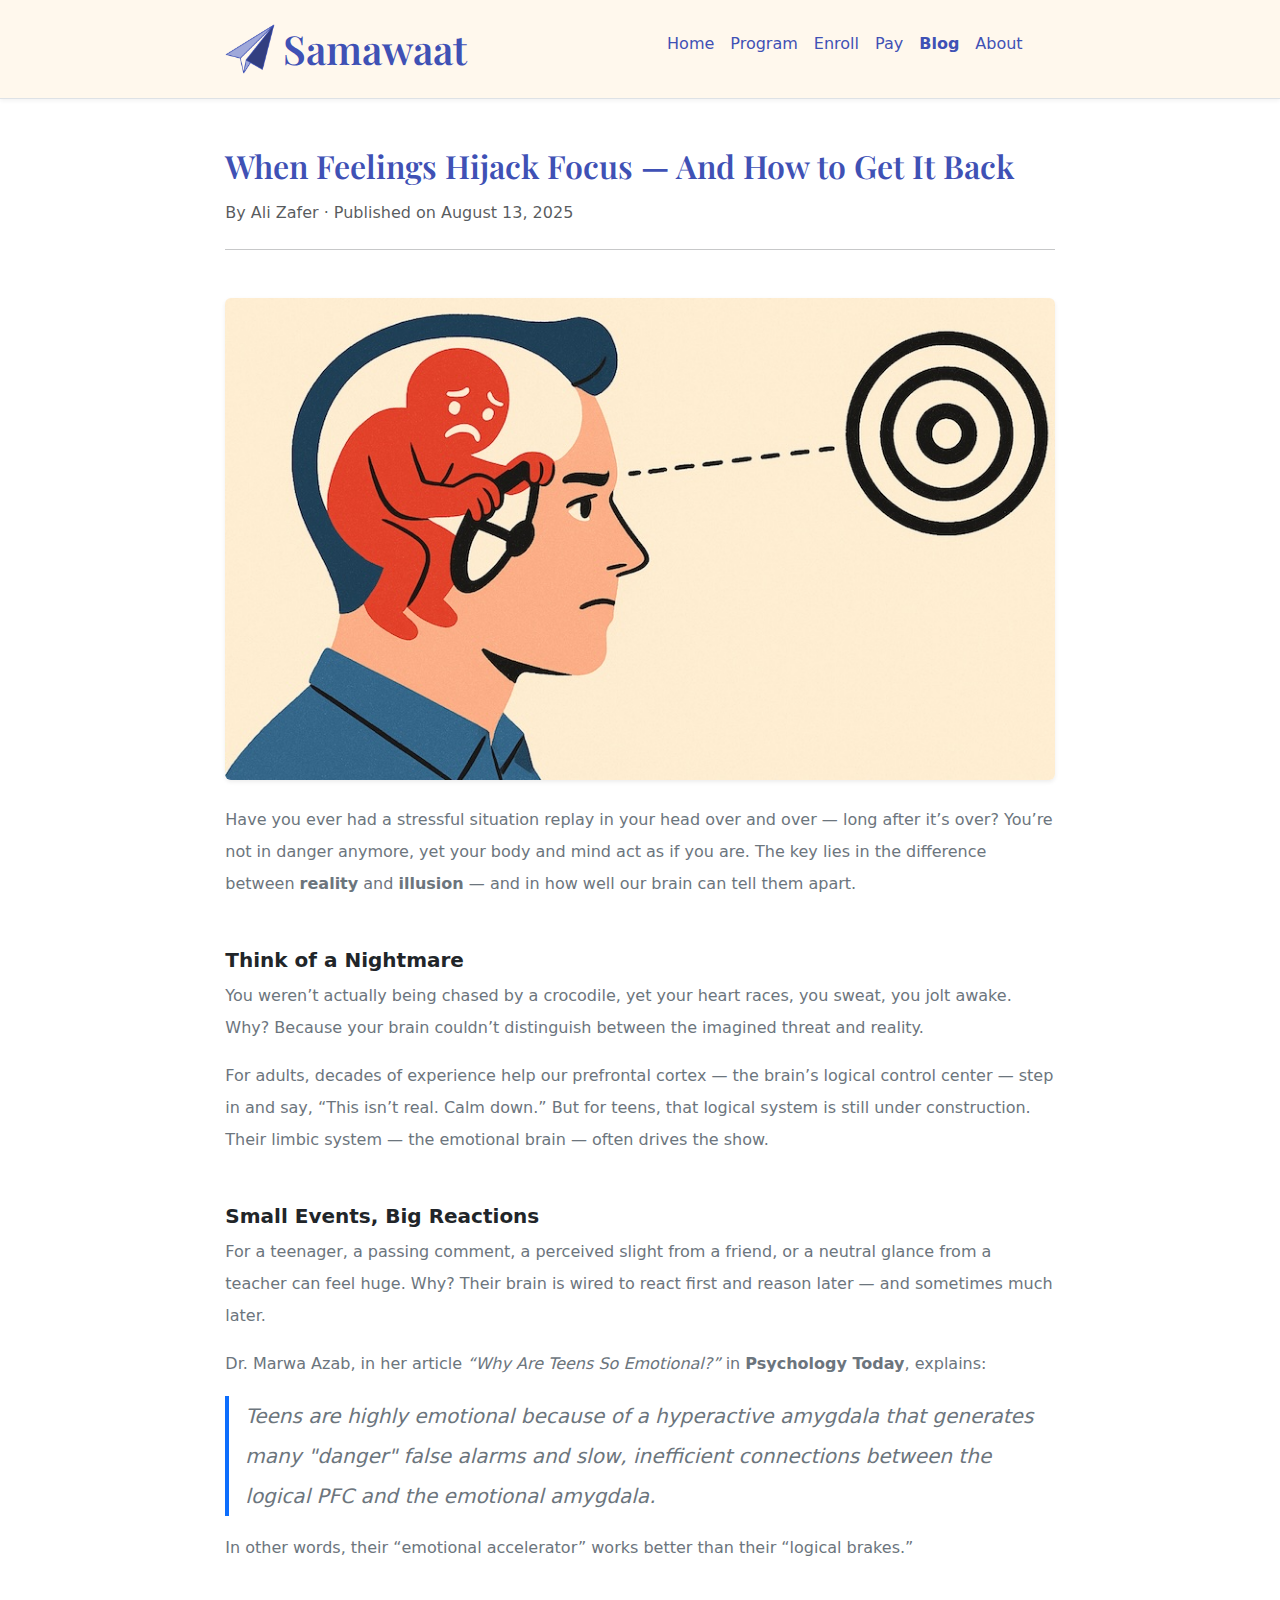
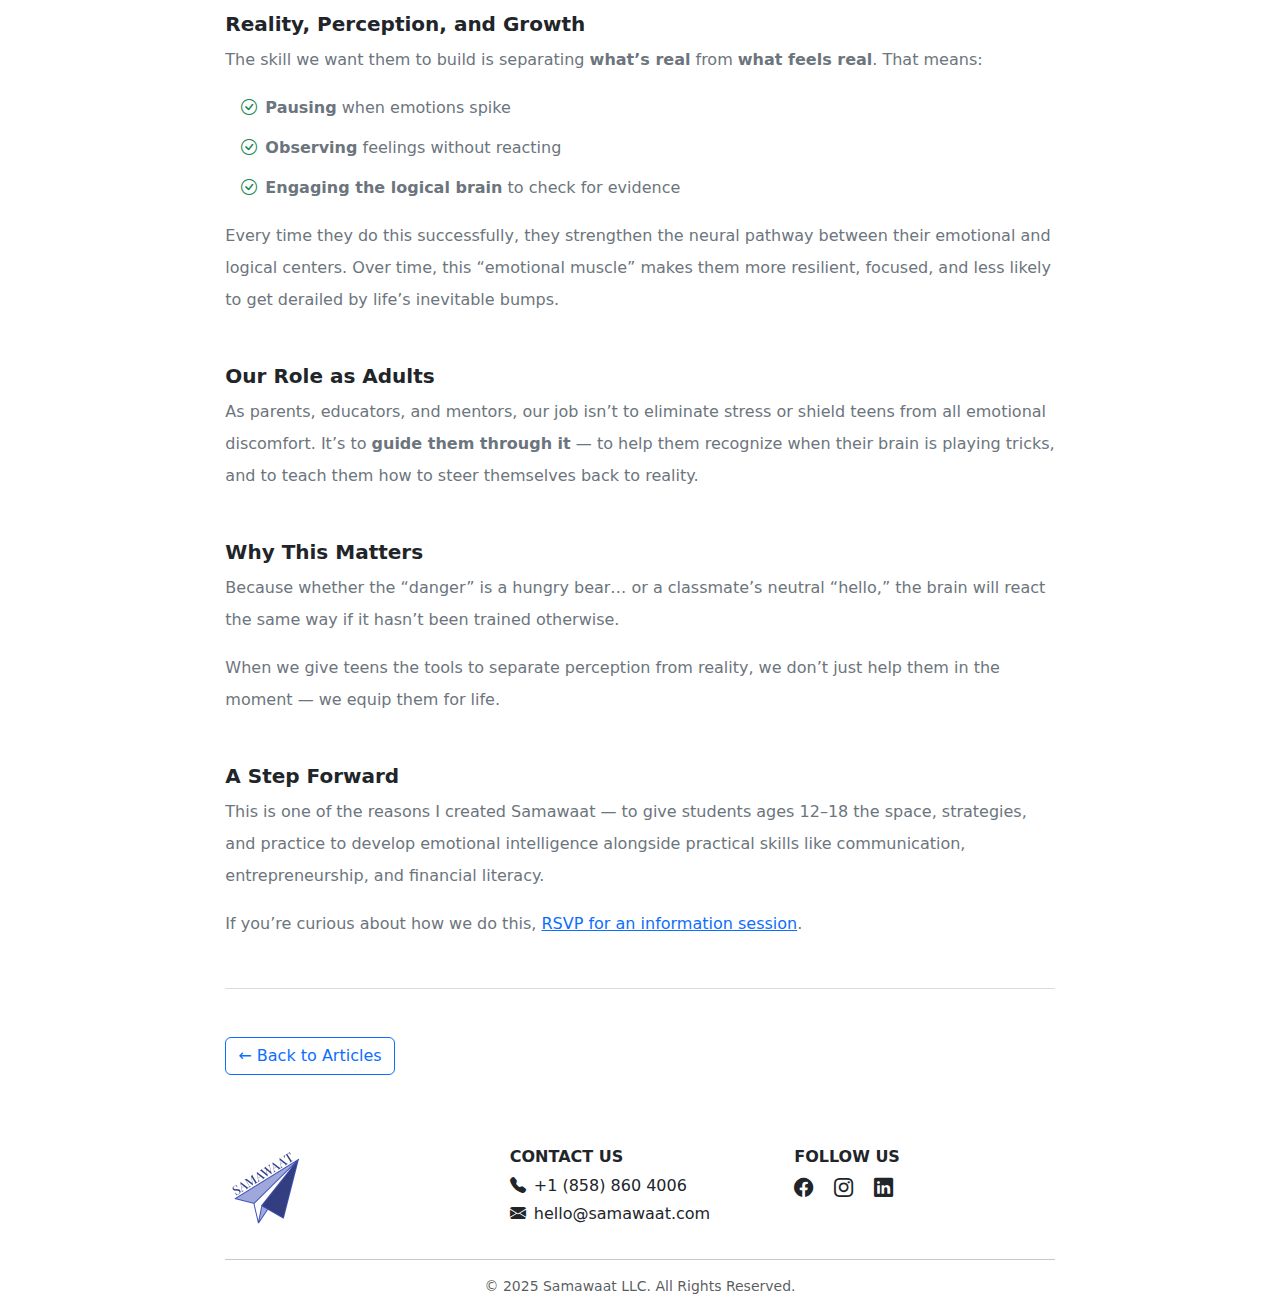
<file: articles/0002_feelings_and_focus.html>
<!doctype html>
<html lang="en" data-bs-theme="light">
<head>
  <meta charset="utf-8">
  <meta name="viewport" content="width=device-width, initial-scale=1">
  <title>When Feelings Hijack Focus — And How to Get It Back | Samawaat</title>

  <!-- Bootstrap Icons -->
  <link href="https://cdn.jsdelivr.net/npm/bootstrap-icons@1.10.5/font/bootstrap-icons.css" rel="stylesheet">
  <link href="https://cdn.jsdelivr.net/npm/bootstrap@5.3.7/dist/css/bootstrap.min.css" rel="stylesheet">
  <link href="https://fonts.googleapis.com/css2?family=Playfair+Display:ital,wght@0,400..900;1,400..900&display=swap" rel="stylesheet">
  <link href="./../css/common.css" rel="stylesheet">

  <!-- Favicons -->
  <link rel="icon" type="image/png" sizes="32x32" href="./../images/favicon-32x32.png">
  <link rel="icon" type="image/png" sizes="16x16" href="./../images/favicon-16x16.png">
  <link rel="shortcut icon" href="./../images/favicon.ico">

  <!-- Page-specific styles can be added here if needed -->
</head>
<body>
  <!-- Navbar -->
  <header class="bg-smwt-navbar border-bottom py-4">
    <div class="container col-lg-9 col-xl-8 col-xxl-7">
      <div class="row w-100">
        <div class="col-md-6 text-md-start">
          <a href="./../index.html" class="d-flex align-items-center mb-2 mb-md-0 text-decoration-none">
            <img src="./../images/SamawaatLogoNoBackground.png" height="50" alt="Samawaat Logo" class="me-2">
            <span class="display-6 smwt-brand-title smwt-brand-color">Samawaat</span>
          </a>
        </div>
        <div class="col-md-6 text-md-end">
          <ul class="nav justify-content-md-end">
            <li class="nav-item"><a href="./../index.html" class="nav-link px-2 smwt-brand-color-title">Home</a></li>
            <li class="nav-item"><a href="./../program.html" class="nav-link px-2 smwt-brand-color-title">Program</a></li>
            <li class="nav-item"><a href="./../enroll.html" class="nav-link px-2 smwt-brand-color-title">Enroll</a></li>
            <li class="nav-item"><a href="./../payment.html" class="nav-link px-2 smwt-brand-color-title">Pay</a></li>
            <li class="nav-item"><a href="./../blog.html" class="nav-link px-2 smwt-brand-color-title active" aria-current="page">Blog</a></li>
            <li class="nav-item"><a href="./../about.html" class="nav-link px-2 smwt-brand-color-title">About</a></li>
          </ul>
        </div>
      </div>
    </div>
  </header>

  <!-- Page Content -->



<main>
  <div class="container col-lg-9 col-xl-8 col-xxl-7 py-5">
    <h2 class="smwt-brand-bold-title smwt-brand-color-title mb-3">
      When Feelings Hijack Focus — And How to Get It Back
    </h2>
    <p class="text-muted mb-4">By Ali Zafer · Published on August 13, 2025</p>    
    <hr class="mb-5">

    <!-- Insert image here -->
    <img src="./../images/feelingshijackfocus.jpg" alt="Illustration of Emotional Intelligence" 
        class="img-fluid rounded mb-4 shadow-sm">

    <div class="fs-6 lh-lg text-secondary">
      <p>
        Have you ever had a stressful situation replay in your head over and over — long after it’s over? 
        You’re not in danger anymore, yet your body and mind act as if you are. 
        The key lies in the difference between <strong>reality</strong> and <strong>illusion</strong> — 
        and in how well our brain can tell them apart.
      </p>

      <h3 class="mt-5 text-dark fs-5 fw-semibold">Think of a Nightmare</h3>
      <p>
        You weren’t actually being chased by a crocodile, yet your heart races, you sweat, you jolt awake. Why? 
        Because your brain couldn’t distinguish between the imagined threat and reality.
      </p>
      <p>
        For adults, decades of experience help our prefrontal cortex — the brain’s logical control center — 
        step in and say, “This isn’t real. Calm down.” But for teens, that logical system is still under construction. 
        Their limbic system — the emotional brain — often drives the show.
      </p>

      <h3 class="mt-5 text-dark fs-5 fw-semibold">Small Events, Big Reactions</h3>
      <p>
        For a teenager, a passing comment, a perceived slight from a friend, or a neutral glance from a teacher 
        can feel huge. Why? Their brain is wired to react first and reason later — and sometimes much later.
      </p>

      <p>
        Dr. Marwa Azab, in her article <em>“Why Are Teens So Emotional?”</em> in <strong>Psychology Today</strong>, explains:
      </p>
      <blockquote class="blockquote ps-3 border-start border-4 border-primary fst-italic small">
        Teens are highly emotional because of a hyperactive amygdala that generates many "danger" false alarms 
        and slow, inefficient connections between the logical PFC and the emotional amygdala.
      </blockquote>
      <p>In other words, their “emotional accelerator” works better than their “logical brakes.”</p>

      <h3 class="mt-5 text-dark fs-5 fw-semibold">Reality, Perception, and Growth</h3>
      <p>The skill we want them to build is separating <strong>what’s real</strong> from <strong>what feels real</strong>. That means:</p>

      <ul class="list-unstyled ps-3">
        <li class="mb-2"><i class="bi bi-check-circle text-success me-2"></i><strong>Pausing</strong> when emotions spike</li>
        <li class="mb-2"><i class="bi bi-check-circle text-success me-2"></i><strong>Observing</strong> feelings without reacting</li>
        <li class="mb-2"><i class="bi bi-check-circle text-success me-2"></i><strong>Engaging the logical brain</strong> to check for evidence</li>
      </ul>

      <p>
        Every time they do this successfully, they strengthen the neural pathway between their emotional and 
        logical centers. Over time, this “emotional muscle” makes them more resilient, focused, and 
        less likely to get derailed by life’s inevitable bumps.
      </p>

      <h3 class="mt-5 text-dark fs-5 fw-semibold">Our Role as Adults</h3>
      <p>
        As parents, educators, and mentors, our job isn’t to eliminate stress or shield teens from all emotional 
        discomfort. It’s to <strong>guide them through it</strong> — to help them recognize when their brain is 
        playing tricks, and to teach them how to steer themselves back to reality.
      </p>

      <h3 class="mt-5 text-dark fs-5 fw-semibold">Why This Matters</h3>
      <p>
        Because whether the “danger” is a hungry bear… or a classmate’s neutral “hello,” the brain will react the same 
        way if it hasn’t been trained otherwise.
      </p>
      <p>
        When we give teens the tools to separate perception from reality, we don’t just help them in the moment — 
        we equip them for life.
      </p>

      <h3 class="mt-5 text-dark fs-5 fw-semibold">A Step Forward</h3>
      <p>
        This is one of the reasons I created Samawaat — to give students ages 12–18 the space, strategies, 
        and practice to develop emotional intelligence alongside practical skills like communication, 
        entrepreneurship, and financial literacy.
      </p>
      <p>
        If you’re curious about how we do this, 
        <a href="./../index.html" class="text-decoration-underline text-primary">RSVP for an information session</a>.
      </p>

      <hr class="my-5">
      <div class="text-start">
        <a href="./../blog.html" class="btn btn-outline-primary">
          &larr; Back to Articles
        </a>
      </div>
    </div>
  </div>
</main>







  <!-- Footer -->
  <footer class="bg-smwt-card-apricot mt-auto pt-4">
    <div class="container col-lg-9 col-xl-8 col-xxl-7">
      <div class="row">
        <div class="col-md-4 mb-3">
          <a href="./../index.html" class="d-flex align-items-center text-decoration-none">
            <img src="./../images/SamawaatLogo240x240withName.png" alt="Samawaat Logo" height="80" class="me-2">
            <!-- <h3 class="smwt-brand-title smwt-brand-color-title">Samawaat</h3> -->
          </a>
        </div>
        <div class="col-md-4 mb-3">
          <h6 class="text-uppercase fw-bold">Contact Us</h6>
          <p class="mb-1"><i class="bi bi-telephone-fill me-2"></i>+1 (858) 860 4006</p>
          <p class="mb-0"><i class="bi bi-envelope-fill me-2"></i>hello@samawaat.com</p>
        </div>
        <div class="col-md-4 mb-3">
          <h6 class="text-uppercase fw-bold">Follow Us</h6>
          <a href="https://www.facebook.com/people/Samawaat-Youth-Leadership-Program/61578883223278/" target="_blank" class="text-dark me-3"><i class="bi bi-facebook" style="font-size: 1.2rem;"></i></a>
          <a href="https://www.instagram.com/join.samawaat" target="_blank" class="text-dark me-3"><i class="bi bi-instagram" style="font-size: 1.2rem;"></i></a>
          <a href="https://www.linkedin.com/company/samawaat/?viewAsMember=true" target="_blank" class="text-dark"><i class="bi bi-linkedin" style="font-size: 1.2rem;"></i></a>
        </div>
      </div>
      <hr class="my-3">
      <div class="text-center pb-3 small text-muted">© 2025 Samawaat LLC. All Rights Reserved.</div>
    </div>
  </footer>



  <script src="https://cdn.jsdelivr.net/npm/bootstrap@5.3.7/dist/js/bootstrap.bundle.min.js"></script>
</body>
</html>
</file>
<file: css/common.css>
/* Samawaat Common Styles */

/* Brand Typography */
.smwt-brand-title,
.smwt-brand-bold-title {
  font-family: "Playfair Display", serif;
  font-weight: 600;
}

/* Brand Colors */
.smwt-brand-color,
.smwt-brand-color-title {
  color: #3F51B5;
}

/* Navigation Background */
.bg-smwt-navbar {
  background-color: #FFF8ED;
  box-shadow: 0 2px 4px rgba(0, 0, 0, 0.05); /* subtle shadow */
  transition: box-shadow 0.3s ease-in-out;
}

/* Active Navigation Link */
.nav-link.active {
  font-weight: 600;
  color: #3F51B5 !important;
}

/* Additional common styles from various pages */
.quote-icon {
  font-size: 1.25rem;
  color: #0d6efd;
  margin-right: 0.5rem;
}

/* Carousel Controls - from index.html */
.carousel-control-prev-icon,
.carousel-control-next-icon {
  background-image: none;
}
.carousel-control-prev-icon::after {
  content: '\2039';
  font-size: 2rem;
  color: #3F51B5;
}
.carousel-control-next-icon::after {
  content: '\203A';
  font-size: 2rem;
  color: #3F51B5;
}

/* Make sure navbar appears on top of other content */
.navbar {
  position: relative;
  z-index: 100;
}
</file>
